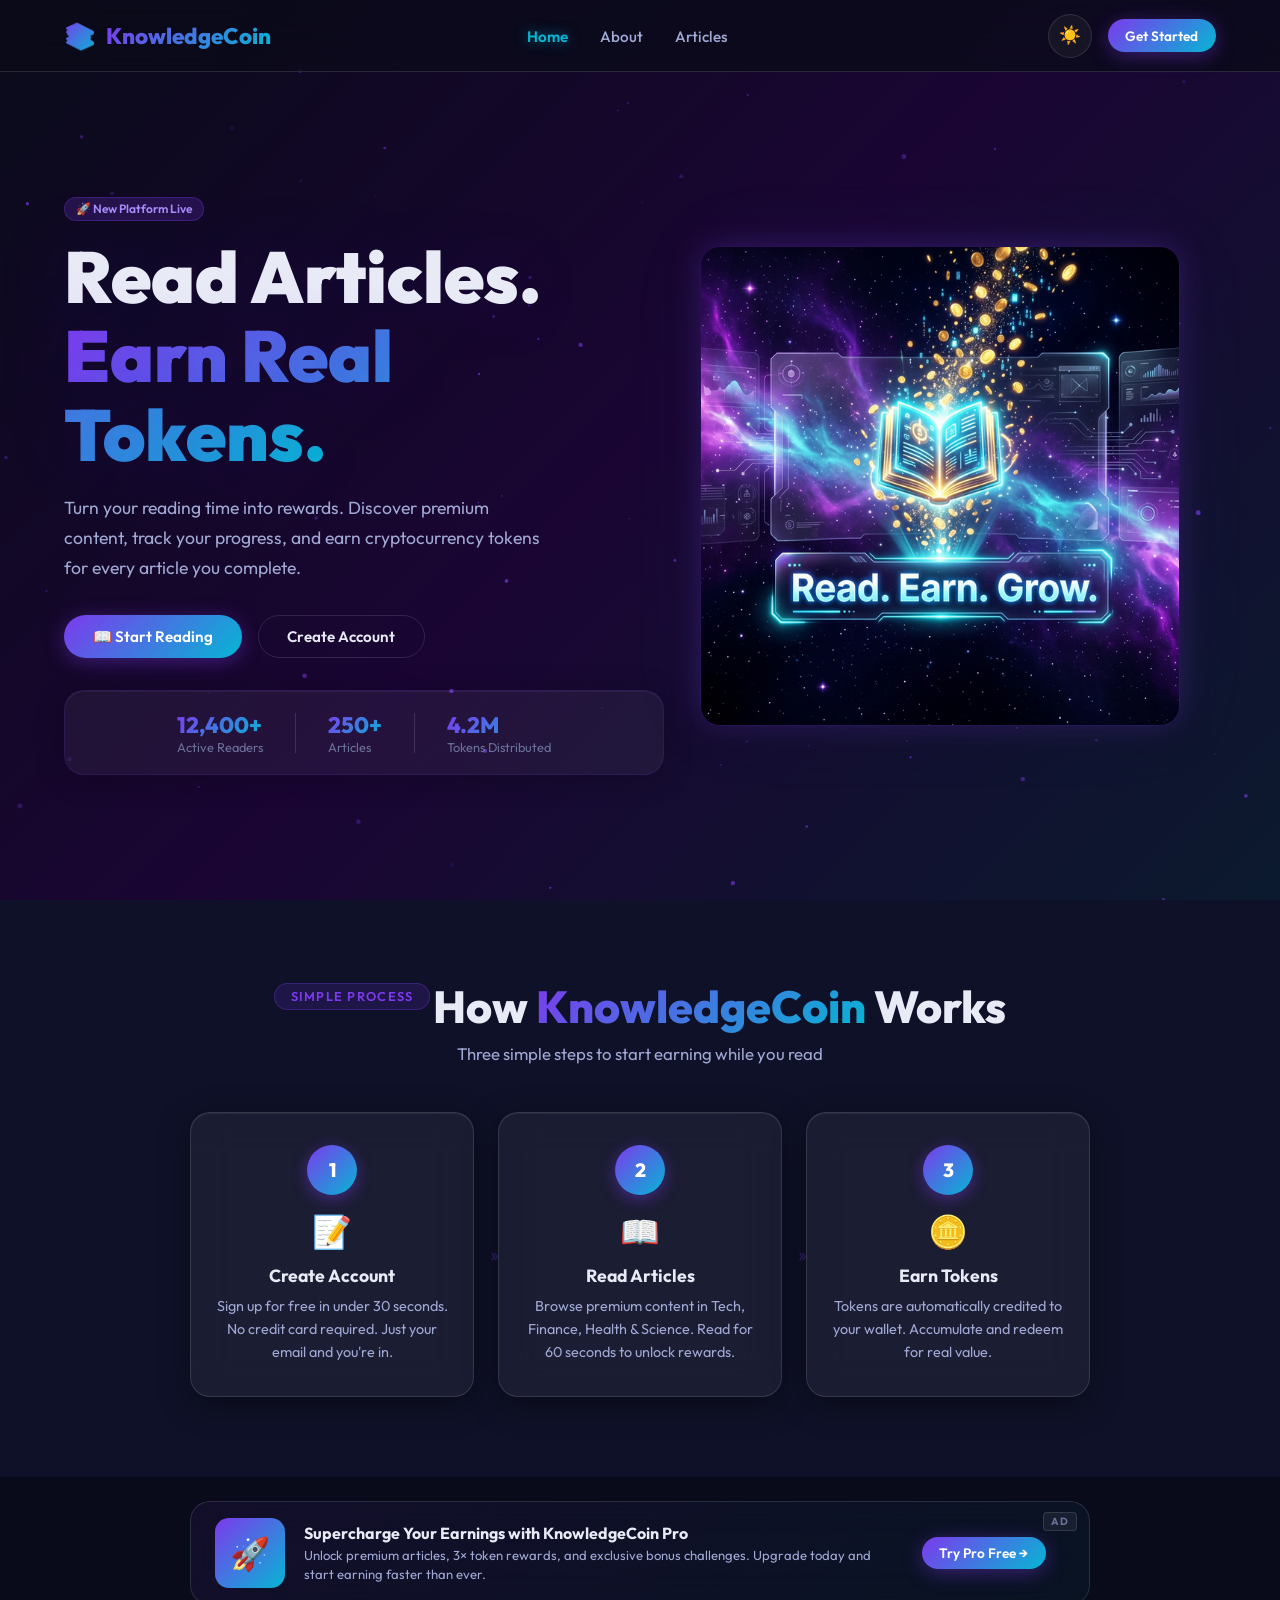
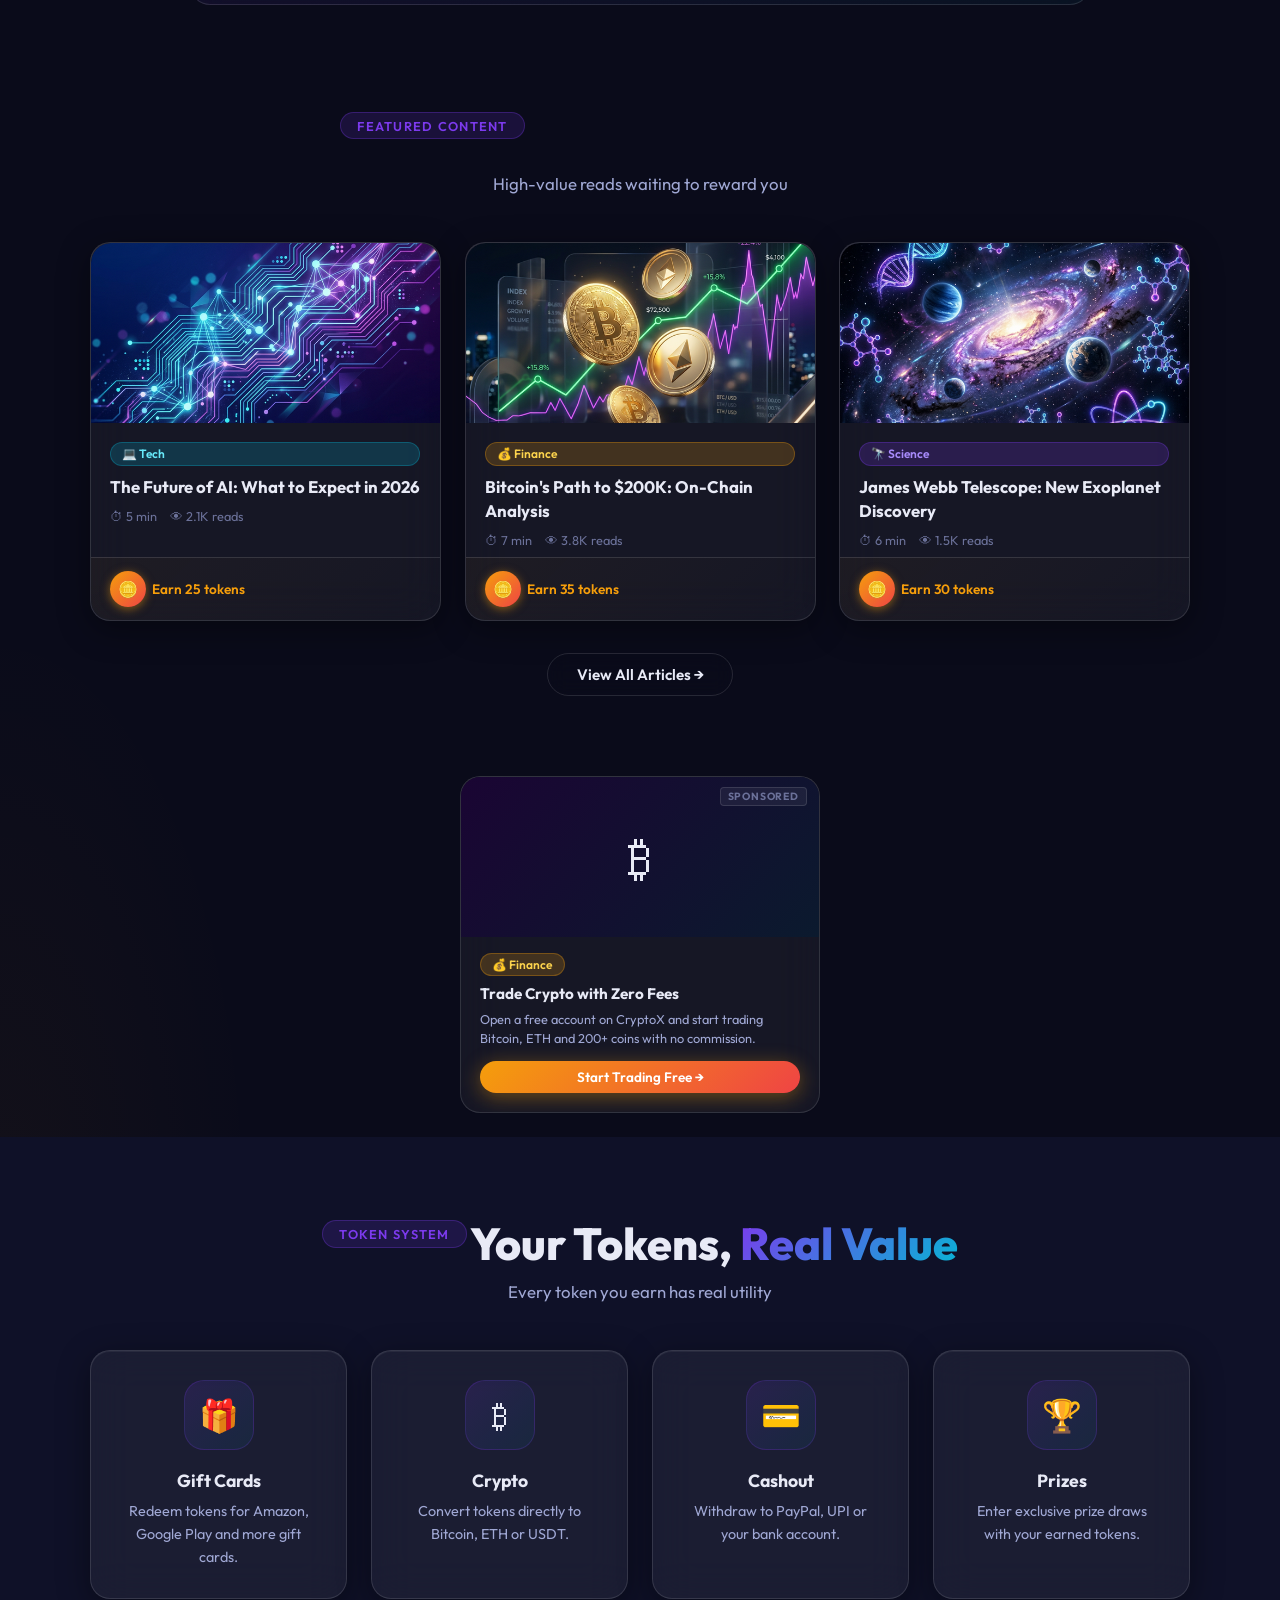
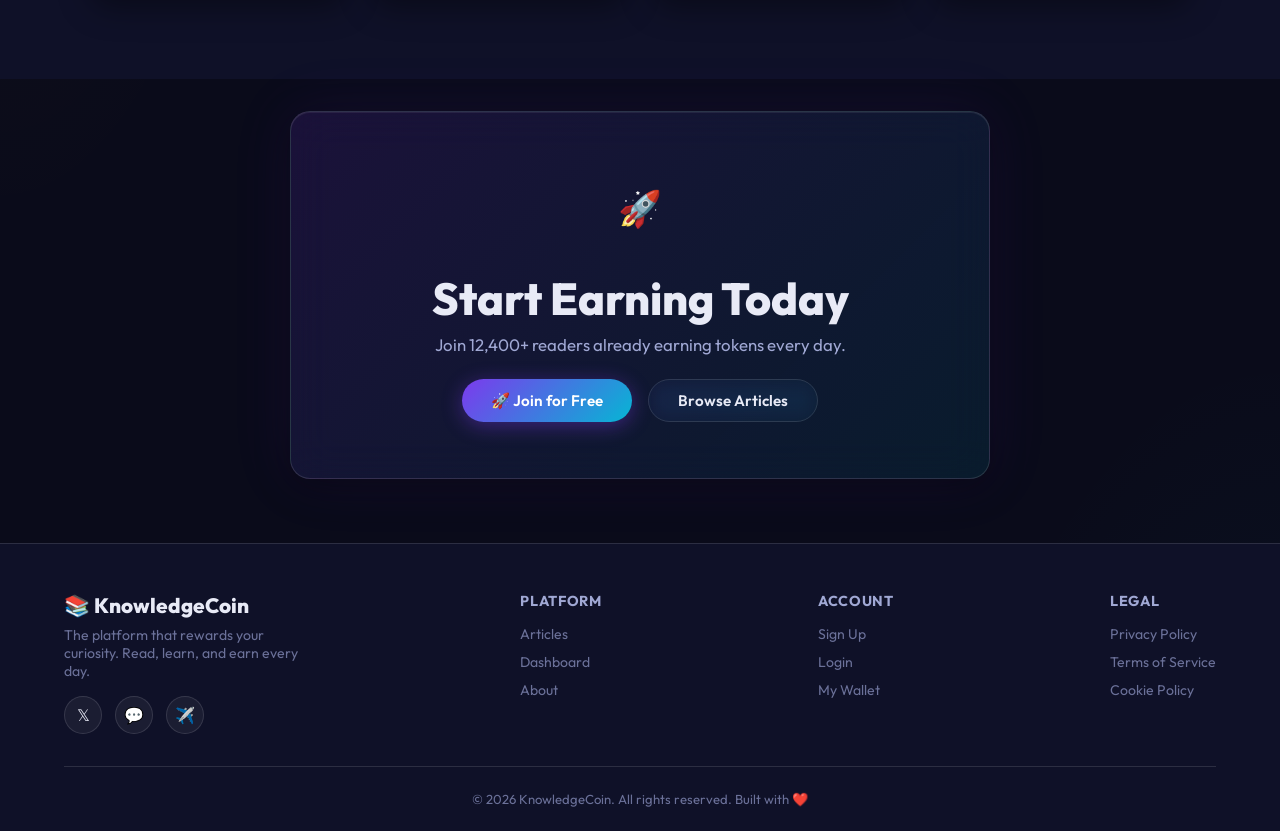
<file: index.html>
<!DOCTYPE html>
<html lang="en" data-theme="dark">
<head>
  <meta charset="UTF-8" />
  <meta name="viewport" content="width=device-width, initial-scale=1.0" />
  <title>KnowledgeCoin — Read. Earn. Grow.</title>
  <meta name="description" content="Read articles and earn real tokens. Join KnowledgeCoin and get rewarded for every minute you spend reading." />
  <link rel="stylesheet" href="style.css" />
  <script src="js/theme.js"></script>
  <!-- Google AdSense Auto-Ads (Replace ca-pub with yours) -->
  <script async src="https://pagead2.googlesyndication.com/pagead/js/adsbygoogle.js?client=ca-pub-2076054588317705" crossorigin="anonymous"></script>
</head>
<body>

<!-- ── NAV ─────────────────────────────────────── -->
<nav class="nav">
  <a class="nav-brand" href="index.html">
    <span class="logo-icon">📚</span>
    <span>KnowledgeCoin</span>
  </a>
  <ul class="nav-links" id="nav-links">
    <li><a href="index.html" class="active">Home</a></li>
    <li><a href="about.html">About</a></li>
    <li><a href="articles.html">Articles</a></li>
    <li><a href="dashboard.html" id="nav-dashboard">Dashboard</a></li>
    <li><a href="#" id="nav-logout" style="color:#f87171">Logout</a></li>
  </ul>
  <div class="nav-actions">
    <button class="theme-btn" id="theme-btn" onclick="toggleTheme()" title="Toggle Theme">☀️</button>
    <a href="auth.html" class="btn btn-primary btn-sm" id="nav-login">Get Started</a>
    <div class="hamburger" id="hamburger"><span></span><span></span><span></span></div>
  </div>
</nav>

<!-- ── HERO ─────────────────────────────────────── -->
<section class="hero">
  <canvas id="hero-canvas"></canvas>
  <div class="hero-content slide-up">
    <div class="hero-tag">
      <span class="badge badge-purple">🚀 New Platform Live</span>
    </div>
    <h1>Read Articles.<br><span class="gradient-text">Earn Real Tokens.</span></h1>
    <p>Turn your reading time into rewards. Discover premium content, track your progress, and earn cryptocurrency tokens for every article you complete.</p>
    <div class="hero-actions">
      <a href="articles.html" class="btn btn-primary">📖 Start Reading</a>
      <a href="auth.html"     class="btn btn-outline">Create Account</a>
    </div>
    <div class="mt-4">
      <div class="stats-bar">
        <div class="stat-item">
          <div>
            <div class="stat-val gradient-text">12,400+</div>
            <div class="stat-lbl">Active Readers</div>
          </div>
        </div>
        <div class="stat-divider"></div>
        <div class="stat-item">
          <div>
            <div class="stat-val gradient-text">250+</div>
            <div class="stat-lbl">Articles</div>
          </div>
        </div>
        <div class="stat-divider"></div>
        <div class="stat-item">
          <div>
            <div class="stat-val gradient-text">4.2M</div>
            <div class="stat-lbl">Tokens Distributed</div>
          </div>
        </div>
      </div>
    </div>
  </div>
  <div class="hero-visual">
    <div class="hero-img-wrap">
      <img src="images/hero_banner.png" alt="KnowledgeCoin Platform" />
    </div>
  </div>
</section>

<!-- ── HOW IT WORKS ──────────────────────────────── -->
<section class="section" style="background: var(--bg-alt);">
  <div class="section-header">
    <span class="section-label">Simple Process</span>
    <h2 class="section-title">How <span class="gradient-text">KnowledgeCoin</span> Works</h2>
    <p class="section-subtitle">Three simple steps to start earning while you read</p>
  </div>
  <div class="grid-3" style="max-width:900px;margin:0 auto;">
    <div class="glass-card step-card">
      <div class="step-num">1</div>
      <div class="step-icon">📝</div>
      <h3>Create Account</h3>
      <p>Sign up for free in under 30 seconds. No credit card required. Just your email and you're in.</p>
    </div>
    <div class="glass-card step-card">
      <div class="step-num">2</div>
      <div class="step-icon">📖</div>
      <h3>Read Articles</h3>
      <p>Browse premium content in Tech, Finance, Health & Science. Read for 60 seconds to unlock rewards.</p>
    </div>
    <div class="glass-card step-card">
      <div class="step-num">3</div>
      <div class="step-icon">🪙</div>
      <h3>Earn Tokens</h3>
      <p>Tokens are automatically credited to your wallet. Accumulate and redeem for real value.</p>
    </div>
  </div>
</section>

<!-- ── AD: LEADERBOARD BANNER (between How-It-Works & Articles) ── -->
<!-- Replace data-ad-client and data-ad-slot with your AdSense/AdMob IDs -->
<div class="ad-section">
  <div class="ad-wrap ad-leaderboard" onclick="window.open('#','_blank')" style="cursor:pointer;">
    <span class="ad-label">Ad</span>
    <div class="ad-icon">🚀</div>
    <div class="ad-content">
      <div class="ad-title">Supercharge Your Earnings with KnowledgeCoin Pro</div>
      <div class="ad-desc">Unlock premium articles, 3× token rewards, and exclusive bonus challenges. Upgrade today and start earning faster than ever.</div>
    </div>
    <div class="ad-cta">
      <a href="auth.html" class="btn btn-primary btn-sm">Try Pro Free →</a>
    </div>
    <!-- Real AdSense Slot -->
    <ins class="adsbygoogle"
         style="display:block"
         data-ad-client="ca-pub-2076054588317705"
         data-ad-slot="XXXXXXXXXX"
         data-ad-format="auto"
         data-full-width-responsive="true"></ins>
    <script>
         (adsbygoogle = window.adsbygoogle || []).push({});
    </script>
  </div>
</div>

<!-- ── FEATURED ARTICLES PREVIEW ─────────────────── -->
<section class="section">
  <div class="section-header">
    <span class="section-label">Featured Content</span>
    <h2 class="section-title">Today's <span class="gradient-text">Top Articles</span></h2>
    <p class="section-subtitle">High-value reads waiting to reward you</p>
  </div>
  <div class="grid-3" style="max-width:1100px;margin:0 auto 2rem;">
    <a href="reader.html?id=art1" class="glass-card article-card">
      <div class="card-img-wrap"><img src="images/article_tech.png" class="card-img" alt="Tech article" /></div>
      <div class="card-body">
        <span class="badge badge-cyan">💻 Tech</span>
        <div class="card-title">The Future of AI: What to Expect in 2026</div>
        <div class="card-meta"><span>⏱ 5 min</span><span>👁 2.1K reads</span></div>
        <div class="card-reward"><div class="coin">🪙</div><span>Earn 25 tokens</span></div>
      </div>
    </a>
    <a href="reader.html?id=art2" class="glass-card article-card">
      <div class="card-img-wrap"><img src="images/article_finance.png" class="card-img" alt="Finance article" /></div>
      <div class="card-body">
        <span class="badge badge-gold">💰 Finance</span>
        <div class="card-title">Bitcoin's Path to $200K: On-Chain Analysis</div>
        <div class="card-meta"><span>⏱ 7 min</span><span>👁 3.8K reads</span></div>
        <div class="card-reward"><div class="coin">🪙</div><span>Earn 35 tokens</span></div>
      </div>
    </a>
    <a href="reader.html?id=art3" class="glass-card article-card">
      <div class="card-img-wrap"><img src="images/article_science.png" class="card-img" alt="Science article" /></div>
      <div class="card-body">
        <span class="badge badge-purple">🔭 Science</span>
        <div class="card-title">James Webb Telescope: New Exoplanet Discovery</div>
        <div class="card-meta"><span>⏱ 6 min</span><span>👁 1.5K reads</span></div>
        <div class="card-reward"><div class="coin">🪙</div><span>Earn 30 tokens</span></div>
      </div>
    </a>
  </div>
  <div class="text-center">
    <a href="articles.html" class="btn btn-outline">View All Articles →</a>
  </div>
</section>

<!-- ── AD: RECTANGLE DISPLAY (between article grid & token section) ── -->
<div class="ad-section" style="padding-top:0;">
  <div class="ad-wrap ad-rectangle" onclick="window.open('#','_blank')" style="cursor:pointer;">
    <span class="ad-label">Sponsored</span>
    <div class="ad-img-placeholder">₿</div>
    <div class="ad-body">
      <div class="ad-badge"><span class="badge badge-gold">💰 Finance</span></div>
      <div class="ad-title">Trade Crypto with Zero Fees</div>
      <div class="ad-desc">Open a free account on CryptoX and start trading Bitcoin, ETH and 200+ coins with no commission.</div>
      <a href="#" class="btn btn-gold btn-sm w-full" style="justify-content:center;">Start Trading Free →</a>
    </div>
    <!-- Real AdSense Slot -->
    <ins class="adsbygoogle"
         style="display:block"
         data-ad-client="ca-pub-2076054588317705"
         data-ad-slot="YYYYYYYYYY"
         data-ad-format="rectangle"></ins>
    <script>
         (adsbygoogle = window.adsbygoogle || []).push({});
    </script>
  </div>
</div>

<!-- ── TOKEN HIGHLIGHTS ──────────────────────────── -->
<section class="section" style="background: var(--bg-alt);">
  <div class="section-header">
    <span class="section-label">Token System</span>
    <h2 class="section-title">Your Tokens, <span class="gradient-text">Real Value</span></h2>
    <p class="section-subtitle">Every token you earn has real utility</p>
  </div>
  <div class="grid-4" style="max-width:1100px;margin:0 auto;">
    <div class="glass-card feature-card text-center">
      <div class="feature-icon">🎁</div>
      <h3>Gift Cards</h3>
      <p>Redeem tokens for Amazon, Google Play and more gift cards.</p>
    </div>
    <div class="glass-card feature-card text-center">
      <div class="feature-icon">₿</div>
      <h3>Crypto</h3>
      <p>Convert tokens directly to Bitcoin, ETH or USDT.</p>
    </div>
    <div class="glass-card feature-card text-center">
      <div class="feature-icon">💳</div>
      <h3>Cashout</h3>
      <p>Withdraw to PayPal, UPI or your bank account.</p>
    </div>
    <div class="glass-card feature-card text-center">
      <div class="feature-icon">🏆</div>
      <h3>Prizes</h3>
      <p>Enter exclusive prize draws with your earned tokens.</p>
    </div>
  </div>
</section>

<!-- ── CTA BANNER ────────────────────────────────── -->
<section class="section" style="padding-top:2rem;padding-bottom:4rem;">
  <div class="glass-card" style="padding:3.5rem;text-align:center;max-width:700px;margin:0 auto;background:linear-gradient(135deg, rgba(124,58,237,0.15), rgba(6,182,212,0.1));">
    <div class="coin-xl flex-center" style="margin:0 auto 1.5rem;">🚀</div>
    <h2 class="section-title">Start Earning Today</h2>
    <p class="section-subtitle mt-1">Join 12,400+ readers already earning tokens every day.</p>
    <div class="mt-3" style="display:flex;gap:1rem;justify-content:center;flex-wrap:wrap;">
      <a href="auth.html"     class="btn btn-primary">🚀 Join for Free</a>
      <a href="articles.html" class="btn btn-outline">Browse Articles</a>
    </div>
  </div>
</section>

<!-- ── FOOTER ────────────────────────────────────── -->
<footer class="footer">
  <div class="footer-top">
    <div class="footer-brand">
      <h3>📚 KnowledgeCoin</h3>
      <p>The platform that rewards your curiosity. Read, learn, and earn every day.</p>
      <div class="footer-social">
        <a class="social-btn" href="#" title="Twitter">𝕏</a>
        <a class="social-btn" href="#" title="Discord">💬</a>
        <a class="social-btn" href="#" title="Telegram">✈️</a>
      </div>
    </div>
    <div class="footer-col">
      <h4>Platform</h4>
      <ul>
        <li><a href="articles.html">Articles</a></li>
        <li><a href="dashboard.html">Dashboard</a></li>
        <li><a href="about.html">About</a></li>
      </ul>
    </div>
    <div class="footer-col">
      <h4>Account</h4>
      <ul>
        <li><a href="auth.html">Sign Up</a></li>
        <li><a href="auth.html">Login</a></li>
        <li><a href="dashboard.html">My Wallet</a></li>
      </ul>
    </div>
    <div class="footer-col">
      <h4>Legal</h4>
      <ul>
        <li><a href="#">Privacy Policy</a></li>
        <li><a href="#">Terms of Service</a></li>
        <li><a href="#">Cookie Policy</a></li>
      </ul>
    </div>
  </div>
  <div class="footer-bottom">
    <p>© 2026 KnowledgeCoin. All rights reserved. Built with ❤️</p>
  </div>
</footer>

<!-- ── AD: STICKY BOTTOM BANNER (mobile only) ── -->
<div class="ad-sticky-bottom" id="sticky-ad">
  <div class="ad-sticky-icon">🎓</div>
  <div class="ad-sticky-text">
    <div class="ad-title">Learn & Earn — Premium Courses</div>
    <div class="ad-desc">Sponsored · Enroll in 500+ expert-led courses and earn tokens</div>
  </div>
  <a href="#" class="btn btn-primary btn-sm">Enroll Free</a>
  <button class="ad-close" onclick="document.getElementById('sticky-ad').remove()" aria-label="Close ad">✕</button>
  <!-- Real AdSense Slot -->
  <ins class="adsbygoogle"
       style="display:inline-block;width:320px;height:50px"
       data-ad-client="ca-pub-2076054588317705"
       data-ad-slot="ZZZZZZZZZZ"></ins>
  <script>
       (adsbygoogle = window.adsbygoogle || []).push({});
  </script>
</div>

<script src="js/nav.js"></script>
<script>
// ── Particle Canvas ───────────────────────────────
const canvas = document.getElementById('hero-canvas');
const ctx = canvas.getContext('2d');
let particles = [];

function resize() { canvas.width = window.innerWidth; canvas.height = window.innerHeight; }
resize();
window.addEventListener('resize', resize);

for (let i = 0; i < 80; i++) {
  particles.push({
    x: Math.random() * window.innerWidth,
    y: Math.random() * window.innerHeight,
    r: Math.random() * 2 + 0.5,
    dx: (Math.random() - 0.5) * 0.4,
    dy: (Math.random() - 0.5) * 0.4,
    o: Math.random() * 0.6 + 0.1
  });
}

function drawParticles() {
  ctx.clearRect(0, 0, canvas.width, canvas.height);
  particles.forEach(p => {
    ctx.beginPath();
    ctx.arc(p.x, p.y, p.r, 0, Math.PI * 2);
    ctx.fillStyle = `rgba(124,58,237,${p.o})`;
    ctx.fill();
    p.x += p.dx; p.y += p.dy;
    if (p.x < 0 || p.x > canvas.width)  p.dx *= -1;
    if (p.y < 0 || p.y > canvas.height) p.dy *= -1;
  });
  requestAnimationFrame(drawParticles);
}
drawParticles();
</script>
<script src="js/ui.js"></script>
</body>
</html>
</file>
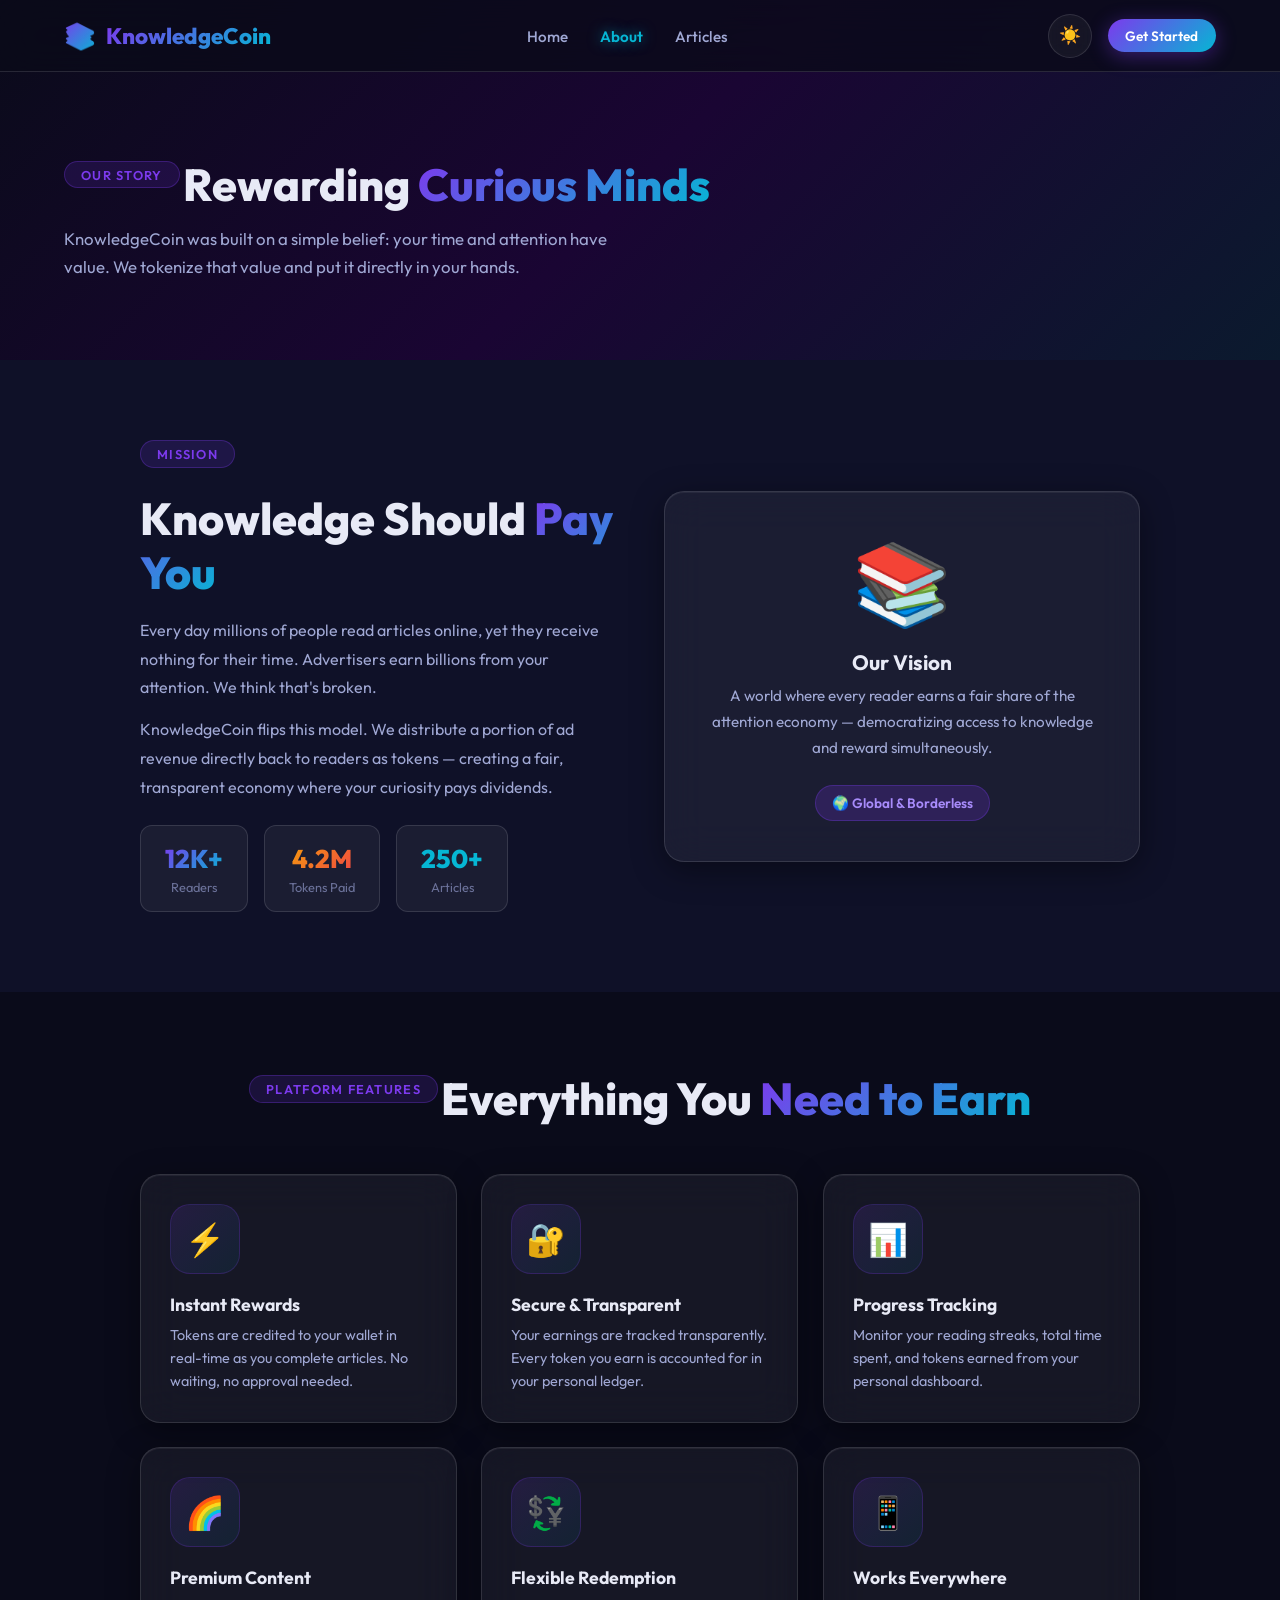
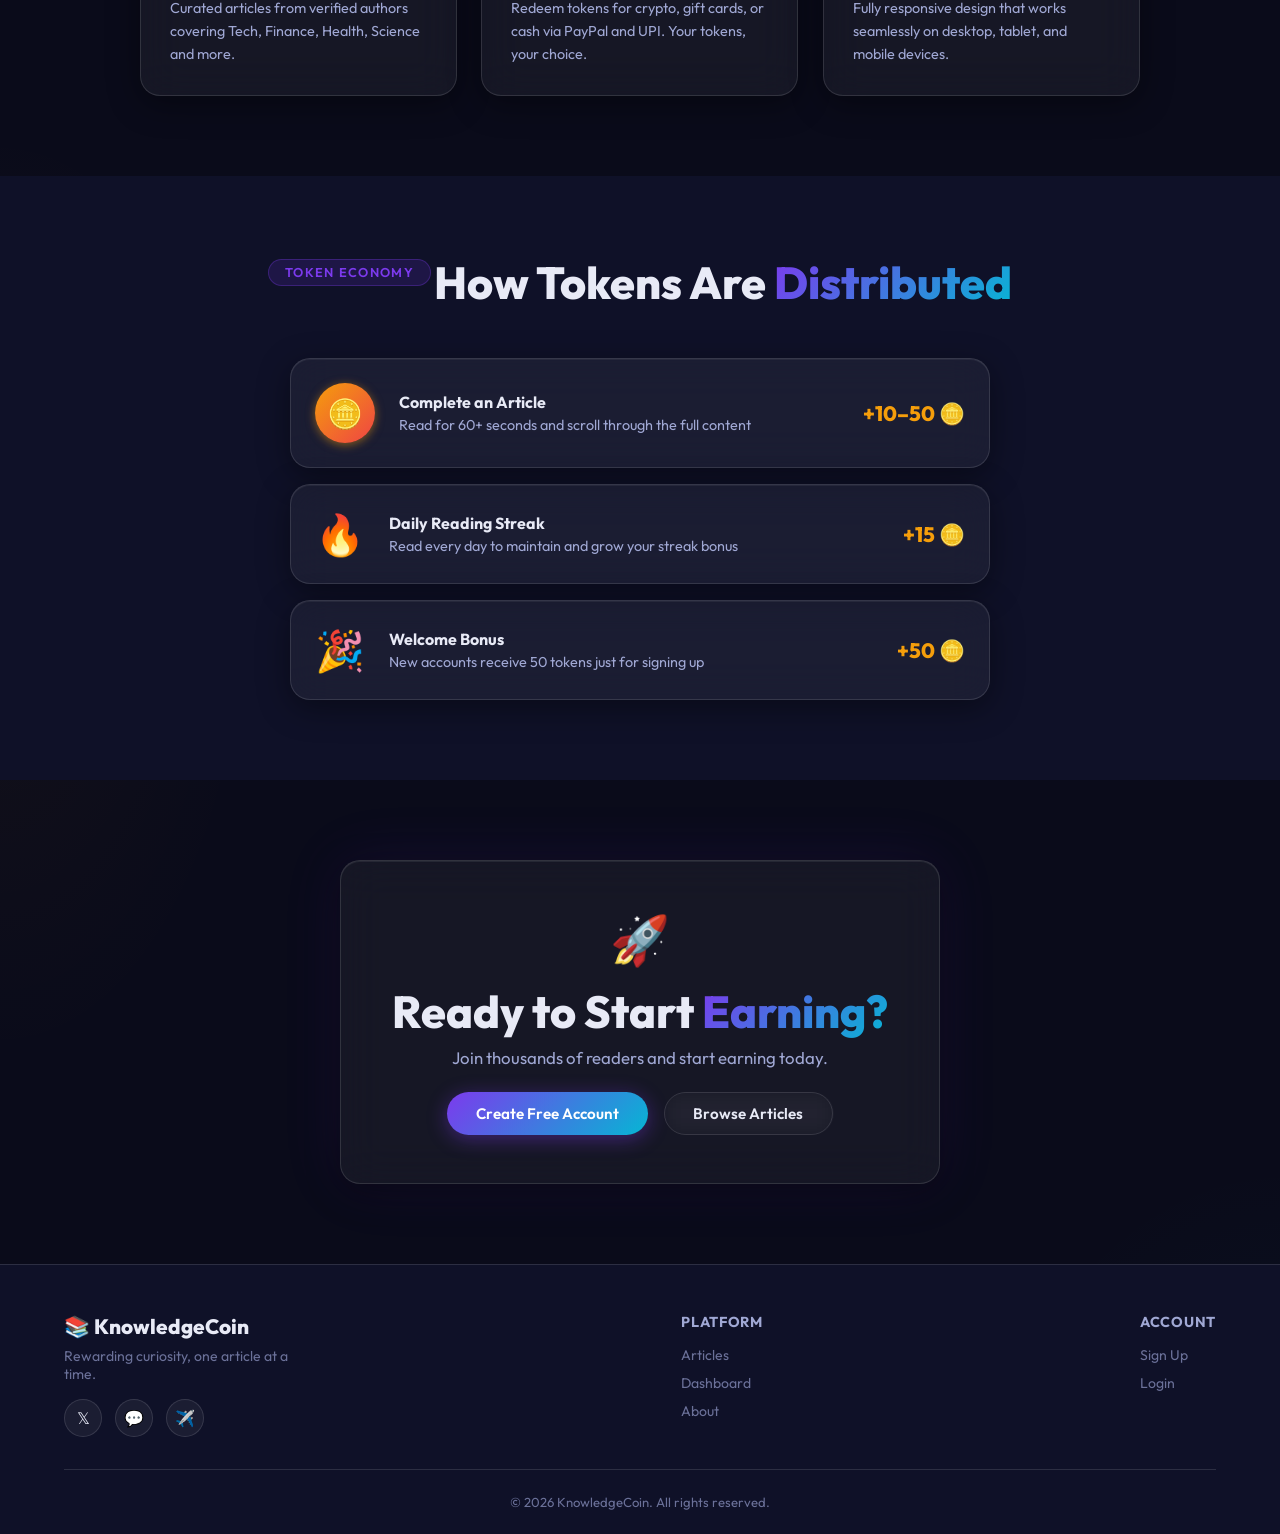
<file: about.html>
<!DOCTYPE html>
<html lang="en" data-theme="dark">
<head>
  <meta charset="UTF-8" />
  <meta name="viewport" content="width=device-width, initial-scale=1.0" />
  <title>About — KnowledgeCoin</title>
  <meta name="description" content="Learn about KnowledgeCoin's mission to reward readers worldwide with real tokens for consuming quality content." />
  <link rel="stylesheet" href="style.css" />
  <script src="js/theme.js"></script>
</head>
<body>

<nav class="nav">
  <a class="nav-brand" href="index.html"><span class="logo-icon">📚</span><span>KnowledgeCoin</span></a>
  <ul class="nav-links" id="nav-links">
    <li><a href="index.html">Home</a></li>
    <li><a href="about.html" class="active">About</a></li>
    <li><a href="articles.html">Articles</a></li>
    <li><a href="dashboard.html" id="nav-dashboard">Dashboard</a></li>
    <li><a href="#" id="nav-logout" style="color:#f87171">Logout</a></li>
  </ul>
  <div class="nav-actions">
    <button class="theme-btn" id="theme-btn" onclick="toggleTheme()">☀️</button>
    <a href="auth.html" class="btn btn-primary btn-sm" id="nav-login">Get Started</a>
    <div class="hamburger" id="hamburger"><span></span><span></span><span></span></div>
  </div>
</nav>

<!-- HERO -->
<section style="min-height:40vh;display:flex;align-items:center;background:var(--gradient-hero);padding:0 5%;padding-top:calc(var(--nav-height) + 3rem);padding-bottom:3rem;">
  <div class="fade-in">
    <span class="section-label">Our Story</span>
    <h1 class="section-title mt-1">Rewarding <span class="gradient-text">Curious Minds</span></h1>
    <p style="color:var(--text-secondary);max-width:560px;line-height:1.7;margin-top:0.8rem;font-size:1.05rem;">
      KnowledgeCoin was built on a simple belief: your time and attention have value. We tokenize that value and put it directly in your hands.
    </p>
  </div>
</section>

<!-- MISSION -->
<section class="section" style="background:var(--bg-alt);">
  <div class="grid-2" style="align-items:center;max-width:1000px;margin:0 auto;gap:3rem;">
    <div>
      <span class="section-label">Mission</span>
      <h2 class="section-title mt-1">Knowledge Should <span class="gradient-text">Pay You</span></h2>
      <p style="color:var(--text-secondary);line-height:1.8;margin-top:1rem;">
        Every day millions of people read articles online, yet they receive nothing for their time. Advertisers earn billions from your attention. We think that's broken.
      </p>
      <p style="color:var(--text-secondary);line-height:1.8;margin-top:0.8rem;">
        KnowledgeCoin flips this model. We distribute a portion of ad revenue directly back to readers as tokens — creating a fair, transparent economy where your curiosity pays dividends.
      </p>
      <div class="mt-3" style="display:flex;gap:1rem;flex-wrap:wrap;">
        <div style="text-align:center;padding:1rem 1.5rem;background:var(--bg-card);border:1px solid var(--border-glass);border-radius:12px;">
          <div style="font-size:1.6rem;font-weight:800;background:var(--gradient-btn);-webkit-background-clip:text;-webkit-text-fill-color:transparent;">12K+</div>
          <div style="font-size:0.8rem;color:var(--text-muted);margin-top:4px;">Readers</div>
        </div>
        <div style="text-align:center;padding:1rem 1.5rem;background:var(--bg-card);border:1px solid var(--border-glass);border-radius:12px;">
          <div style="font-size:1.6rem;font-weight:800;background:var(--gradient-gold);-webkit-background-clip:text;-webkit-text-fill-color:transparent;">4.2M</div>
          <div style="font-size:0.8rem;color:var(--text-muted);margin-top:4px;">Tokens Paid</div>
        </div>
        <div style="text-align:center;padding:1rem 1.5rem;background:var(--bg-card);border:1px solid var(--border-glass);border-radius:12px;">
          <div style="font-size:1.6rem;font-weight:800;color:var(--accent-cyan);">250+</div>
          <div style="font-size:0.8rem;color:var(--text-muted);margin-top:4px;">Articles</div>
        </div>
      </div>
    </div>
    <div class="glass-card" style="padding:2.5rem;text-align:center;">
      <div style="font-size:5rem;margin-bottom:1rem;">📚</div>
      <h3 style="font-size:1.3rem;font-weight:700;margin-bottom:0.5rem;">Our Vision</h3>
      <p style="color:var(--text-secondary);line-height:1.7;font-size:0.95rem;">
        A world where every reader earns a fair share of the attention economy — democratizing access to knowledge and reward simultaneously.
      </p>
      <div class="mt-3">
        <div class="badge badge-purple" style="font-size:0.85rem;padding:0.5rem 1rem;">🌍 Global & Borderless</div>
      </div>
    </div>
  </div>
</section>

<!-- FEATURES -->
<section class="section">
  <div class="section-header">
    <span class="section-label">Platform Features</span>
    <h2 class="section-title">Everything You <span class="gradient-text">Need to Earn</span></h2>
  </div>
  <div class="grid-3" style="max-width:1000px;margin:0 auto;">
    <div class="glass-card feature-card">
      <div class="feature-icon">⚡</div>
      <h3>Instant Rewards</h3>
      <p>Tokens are credited to your wallet in real-time as you complete articles. No waiting, no approval needed.</p>
    </div>
    <div class="glass-card feature-card">
      <div class="feature-icon">🔐</div>
      <h3>Secure & Transparent</h3>
      <p>Your earnings are tracked transparently. Every token you earn is accounted for in your personal ledger.</p>
    </div>
    <div class="glass-card feature-card">
      <div class="feature-icon">📊</div>
      <h3>Progress Tracking</h3>
      <p>Monitor your reading streaks, total time spent, and tokens earned from your personal dashboard.</p>
    </div>
    <div class="glass-card feature-card">
      <div class="feature-icon">🌈</div>
      <h3>Premium Content</h3>
      <p>Curated articles from verified authors covering Tech, Finance, Health, Science and more.</p>
    </div>
    <div class="glass-card feature-card">
      <div class="feature-icon">💱</div>
      <h3>Flexible Redemption</h3>
      <p>Redeem tokens for crypto, gift cards, or cash via PayPal and UPI. Your tokens, your choice.</p>
    </div>
    <div class="glass-card feature-card">
      <div class="feature-icon">📱</div>
      <h3>Works Everywhere</h3>
      <p>Fully responsive design that works seamlessly on desktop, tablet, and mobile devices.</p>
    </div>
  </div>
</section>

<!-- TOKEN ECONOMY -->
<section class="section" style="background:var(--bg-alt);">
  <div class="section-header">
    <span class="section-label">Token Economy</span>
    <h2 class="section-title">How Tokens Are <span class="gradient-text">Distributed</span></h2>
  </div>
  <div style="max-width:700px;margin:0 auto;display:flex;flex-direction:column;gap:1rem;">
    <div class="glass-card" style="padding:1.5rem;display:flex;align-items:center;gap:1.5rem;">
      <div class="coin coin-lg">🪙</div>
      <div>
        <h4 style="font-weight:700;margin-bottom:0.3rem;">Complete an Article</h4>
        <p style="color:var(--text-secondary);font-size:0.9rem;">Read for 60+ seconds and scroll through the full content</p>
      </div>
      <div style="margin-left:auto;font-size:1.3rem;font-weight:800;color:var(--accent-gold);white-space:nowrap">+10–50 🪙</div>
    </div>
    <div class="glass-card" style="padding:1.5rem;display:flex;align-items:center;gap:1.5rem;">
      <div style="font-size:2.5rem;">🔥</div>
      <div>
        <h4 style="font-weight:700;margin-bottom:0.3rem;">Daily Reading Streak</h4>
        <p style="color:var(--text-secondary);font-size:0.9rem;">Read every day to maintain and grow your streak bonus</p>
      </div>
      <div style="margin-left:auto;font-size:1.3rem;font-weight:800;color:var(--accent-gold);white-space:nowrap">+15 🪙</div>
    </div>
    <div class="glass-card" style="padding:1.5rem;display:flex;align-items:center;gap:1.5rem;">
      <div style="font-size:2.5rem;">🎉</div>
      <div>
        <h4 style="font-weight:700;margin-bottom:0.3rem;">Welcome Bonus</h4>
        <p style="color:var(--text-secondary);font-size:0.9rem;">New accounts receive 50 tokens just for signing up</p>
      </div>
      <div style="margin-left:auto;font-size:1.3rem;font-weight:800;color:var(--accent-gold);white-space:nowrap">+50 🪙</div>
    </div>
  </div>
</section>

<!-- CTA -->
<section class="section" style="text-align:center;">
  <div class="glass-card" style="padding:3rem;max-width:600px;margin:0 auto;">
    <div style="font-size:3rem;margin-bottom:1rem;">🚀</div>
    <h2 class="section-title">Ready to Start <span class="gradient-text">Earning?</span></h2>
    <p class="section-subtitle mt-1">Join thousands of readers and start earning today.</p>
    <div style="display:flex;gap:1rem;justify-content:center;flex-wrap:wrap;" class="mt-3">
      <a href="auth.html"     class="btn btn-primary">Create Free Account</a>
      <a href="articles.html" class="btn btn-outline">Browse Articles</a>
    </div>
  </div>
</section>

<footer class="footer">
  <div class="footer-top">
    <div class="footer-brand">
      <h3>📚 KnowledgeCoin</h3>
      <p>Rewarding curiosity, one article at a time.</p>
      <div class="footer-social">
        <a class="social-btn" href="#">𝕏</a>
        <a class="social-btn" href="#">💬</a>
        <a class="social-btn" href="#">✈️</a>
      </div>
    </div>
    <div class="footer-col">
      <h4>Platform</h4>
      <ul><li><a href="articles.html">Articles</a></li><li><a href="dashboard.html">Dashboard</a></li><li><a href="about.html">About</a></li></ul>
    </div>
    <div class="footer-col">
      <h4>Account</h4>
      <ul><li><a href="auth.html">Sign Up</a></li><li><a href="auth.html">Login</a></li></ul>
    </div>
  </div>
  <div class="footer-bottom"><p>© 2026 KnowledgeCoin. All rights reserved.</p></div>
</footer>

<script src="js/nav.js"></script>
<script src="js/ui.js"></script>
</body>
</html>
</file>
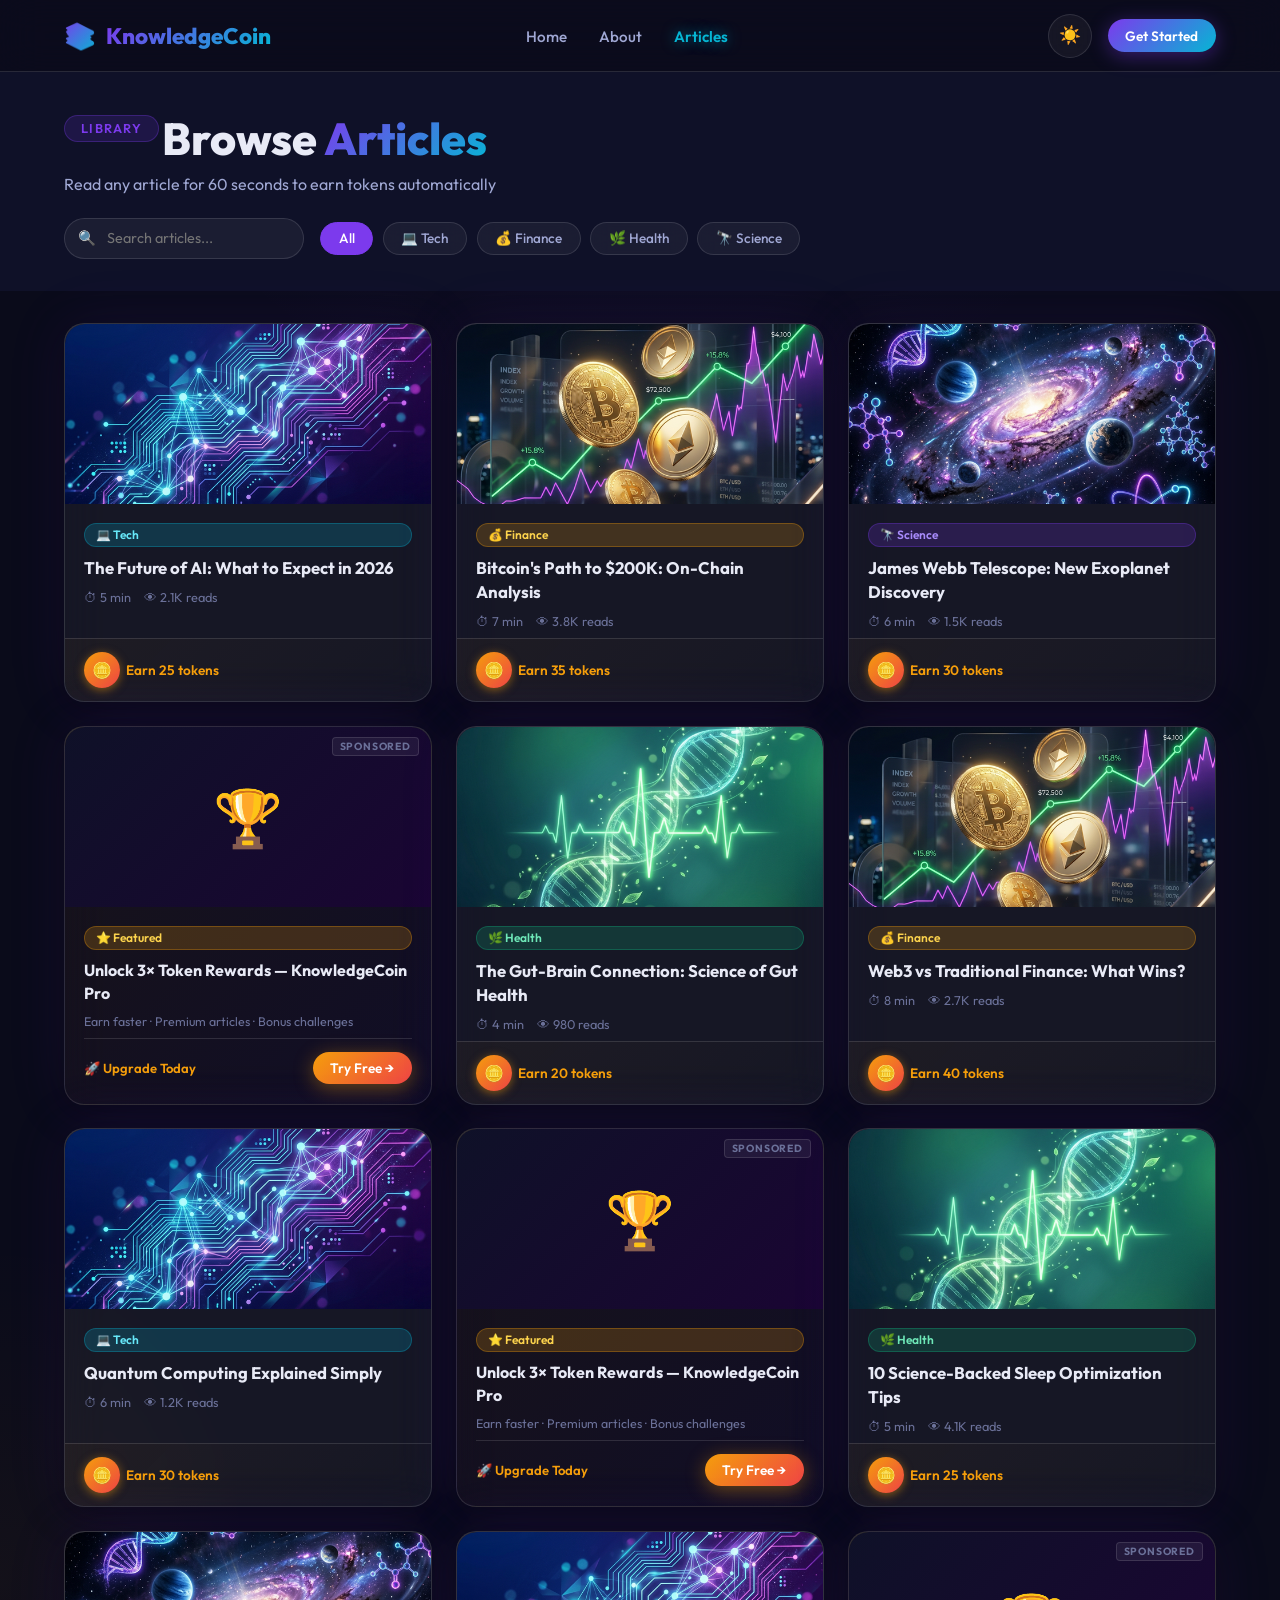
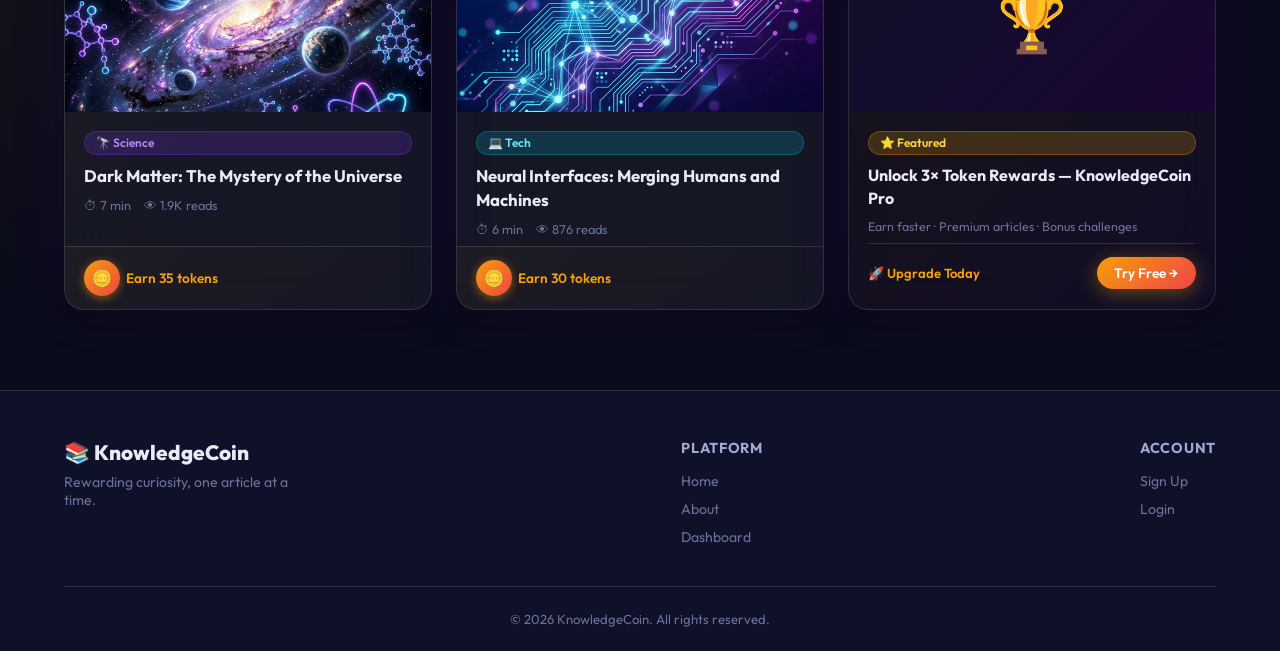
<file: articles.html>
<!DOCTYPE html>
<html lang="en" data-theme="dark">
<head>
  <meta charset="UTF-8" />
  <meta name="viewport" content="width=device-width, initial-scale=1.0" />
  <title>Articles — KnowledgeCoin</title>
  <meta name="description" content="Browse premium articles on Tech, Finance, Health and Science. Read and earn tokens with every article you complete." />
  <link rel="stylesheet" href="style.css" />
  <script src="js/theme.js"></script>
  <!-- Google AdSense Auto-Ads (Replace ca-pub with yours) -->
  <script async src="https://pagead2.googlesyndication.com/pagead/js/adsbygoogle.js?client=ca-pub-2076054588317705" crossorigin="anonymous"></script>
</head>
<body>

<nav class="nav">
  <a class="nav-brand" href="index.html"><span class="logo-icon">📚</span><span>KnowledgeCoin</span></a>
  <ul class="nav-links" id="nav-links">
    <li><a href="index.html">Home</a></li>
    <li><a href="about.html">About</a></li>
    <li><a href="articles.html" class="active">Articles</a></li>
    <li><a href="dashboard.html" id="nav-dashboard">Dashboard</a></li>
    <li><a href="#" id="nav-logout" style="color:#f87171">Logout</a></li>
  </ul>
  <div class="nav-actions">
    <button class="theme-btn" id="theme-btn" onclick="toggleTheme()">☀️</button>
    <a href="auth.html" class="btn btn-primary btn-sm" id="nav-login">Get Started</a>
    <div class="hamburger" id="hamburger"><span></span><span></span><span></span></div>
  </div>
</nav>

<!-- PAGE HEADER -->
<div style="background:var(--bg-alt);padding:3rem 5% 2rem;padding-top:calc(var(--nav-height) + 2rem);">
  <span class="section-label">Library</span>
  <h1 class="section-title mt-1">Browse <span class="gradient-text">Articles</span></h1>
  <p style="color:var(--text-secondary);margin-top:0.5rem;">Read any article for 60 seconds to earn tokens automatically</p>
  <div style="display:flex;align-items:center;gap:1rem;flex-wrap:wrap;margin-top:1.5rem;">
    <!-- Search -->
    <div class="search-wrap">
      <span class="search-icon">🔍</span>
      <input class="search-input" id="search-input" type="text" placeholder="Search articles..." />
    </div>
    <!-- Filters -->
    <div class="filter-bar" id="filter-bar">
      <button class="filter-chip active" data-cat="all">All</button>
      <button class="filter-chip" data-cat="tech">💻 Tech</button>
      <button class="filter-chip" data-cat="finance">💰 Finance</button>
      <button class="filter-chip" data-cat="health">🌿 Health</button>
      <button class="filter-chip" data-cat="science">🔭 Science</button>
    </div>
  </div>
</div>

<!-- ARTICLES GRID -->
<section class="section" style="padding-top:2rem;">
  <div class="grid-3" id="articles-grid" style="max-width:1200px;margin:0 auto;"></div>
  <div id="no-results" class="hidden text-center mt-4">
    <div style="font-size:3rem;">🔍</div>
    <p style="color:var(--text-muted);margin-top:0.5rem;">No articles found. Try a different search.</p>
  </div>
</section>

<footer class="footer">
  <div class="footer-top">
    <div class="footer-brand">
      <h3>📚 KnowledgeCoin</h3>
      <p>Rewarding curiosity, one article at a time.</p>
    </div>
    <div class="footer-col"><h4>Platform</h4><ul><li><a href="index.html">Home</a></li><li><a href="about.html">About</a></li><li><a href="dashboard.html">Dashboard</a></li></ul></div>
    <div class="footer-col"><h4>Account</h4><ul><li><a href="auth.html">Sign Up</a></li><li><a href="auth.html">Login</a></li></ul></div>
  </div>
  <div class="footer-bottom"><p>© 2026 KnowledgeCoin. All rights reserved.</p></div>
</footer>

<script src="js/nav.js"></script>
<script>
const ARTICLES = [
  { id:'art1', title:'The Future of AI: What to Expect in 2026', category:'tech',    img:'images/article_tech.png',    readTime:5, reward:25, views:'2.1K', badge:'💻 Tech',    badgeClass:'badge-cyan'   },
  { id:'art2', title:'Bitcoin\'s Path to $200K: On-Chain Analysis',  category:'finance', img:'images/article_finance.png', readTime:7, reward:35, views:'3.8K', badge:'💰 Finance', badgeClass:'badge-gold'   },
  { id:'art3', title:'James Webb Telescope: New Exoplanet Discovery',category:'science', img:'images/article_science.png', readTime:6, reward:30, views:'1.5K', badge:'🔭 Science', badgeClass:'badge-purple' },
  { id:'art4', title:'The Gut-Brain Connection: Science of Gut Health',category:'health', img:'images/article_health.png',  readTime:4, reward:20, views:'980',  badge:'🌿 Health',  badgeClass:'badge-green'  },
  { id:'art5', title:'Web3 vs Traditional Finance: What Wins?',      category:'finance', img:'images/article_finance.png', readTime:8, reward:40, views:'2.7K', badge:'💰 Finance', badgeClass:'badge-gold'   },
  { id:'art6', title:'Quantum Computing Explained Simply',           category:'tech',    img:'images/article_tech.png',    readTime:6, reward:30, views:'1.2K', badge:'💻 Tech',    badgeClass:'badge-cyan'   },
  { id:'art7', title:'10 Science-Backed Sleep Optimization Tips',    category:'health',  img:'images/article_health.png',  readTime:5, reward:25, views:'4.1K', badge:'🌿 Health',  badgeClass:'badge-green'  },
  { id:'art8', title:'Dark Matter: The Mystery of the Universe',     category:'science', img:'images/article_science.png', readTime:7, reward:35, views:'1.9K', badge:'🔭 Science', badgeClass:'badge-purple' },
  { id:'art9', title:'Neural Interfaces: Merging Humans and Machines',category:'tech',   img:'images/article_tech.png',    readTime:6, reward:30, views:'876',  badge:'💻 Tech',    badgeClass:'badge-cyan'   },
];

localStorage.setItem('r2e_articles', JSON.stringify(ARTICLES));

let currentCat = 'all';
let searchQuery = '';

function renderArticles() {
  const grid = document.getElementById('articles-grid');
  const noRes = document.getElementById('no-results');
  const filtered = ARTICLES.filter(a => {
    const matchCat   = currentCat === 'all' || a.category === currentCat;
    const matchSearch = a.title.toLowerCase().includes(searchQuery.toLowerCase());
    return matchCat && matchSearch;
  });

  if (filtered.length === 0) {
    grid.innerHTML = '';
    noRes.classList.remove('hidden');
    return;
  }
  noRes.classList.add('hidden');

  // Build cards, inject native ad after 3rd article
  const NATIVE_AD = `
    <div class="glass-card ad-native ad-wrap" onclick="window.open('#','_blank')" style="cursor:pointer;">
      <span class="ad-label">Sponsored</span>
      <div class="card-img-wrap">
        <div class="ad-native-img">🏆</div>
      </div>
      <div class="card-body">
        <span class="badge badge-gold">⭐ Featured</span>
        <div class="card-title">Unlock 3× Token Rewards — KnowledgeCoin Pro</div>
        <div class="card-meta">Earn faster · Premium articles · Bonus challenges</div>
        <div class="ad-native-cta">
          <span>🚀 Upgrade Today</span>
          <a href="auth.html" class="btn btn-gold btn-sm">Try Free →</a>
        </div>
      </div>
      <!-- Real AdSense Slot -->
      <ins class="adsbygoogle"
           style="display:block"
           data-ad-client="ca-pub-2076054588317705"
           data-ad-slot="AAAAAAAAAA"
           data-ad-format="fluid"
           data-ad-layout-key="-fb+5w+4e-db+86"></ins>
      <script>
           (adsbygoogle = window.adsbygoogle || []).push({});
      <\/script>
    </div>`;

  const cards = filtered.map((a, i) => {
    const card = `
    <a href="reader.html?id=${a.id}" class="glass-card article-card" style="text-decoration:none;color:inherit;">
      <div class="card-img-wrap">
        <img src="${a.img}" class="card-img" alt="${a.title}" loading="lazy" />
      </div>
      <div class="card-body">
        <span class="badge ${a.badgeClass}">${a.badge}</span>
        <div class="card-title">${a.title}</div>
        <div class="card-meta">
          <span>⏱ ${a.readTime} min</span>
          <span>👁 ${a.views} reads</span>
        </div>
        <div class="card-reward">
          <div class="coin">🪙</div>
          <span>Earn ${a.reward} tokens</span>
        </div>
      </div>
    </a>`;
    // Inject native ad after every 3rd card (only if 'all' category)
    return card + (( (i + 1) % 3 === 0 && currentCat === 'all') ? NATIVE_AD : '');
  });
  grid.innerHTML = cards.join('');
}

// Filter chips
document.getElementById('filter-bar').addEventListener('click', e => {
  const chip = e.target.closest('.filter-chip');
  if (!chip) return;
  document.querySelectorAll('.filter-chip').forEach(c => c.classList.remove('active'));
  chip.classList.add('active');
  currentCat = chip.dataset.cat;
  renderArticles();
});

// Search
document.getElementById('search-input').addEventListener('input', e => {
  searchQuery = e.target.value;
  renderArticles();
});

renderArticles();
</script>
<script src="js/ui.js"></script>
</body>
</html>
</file>
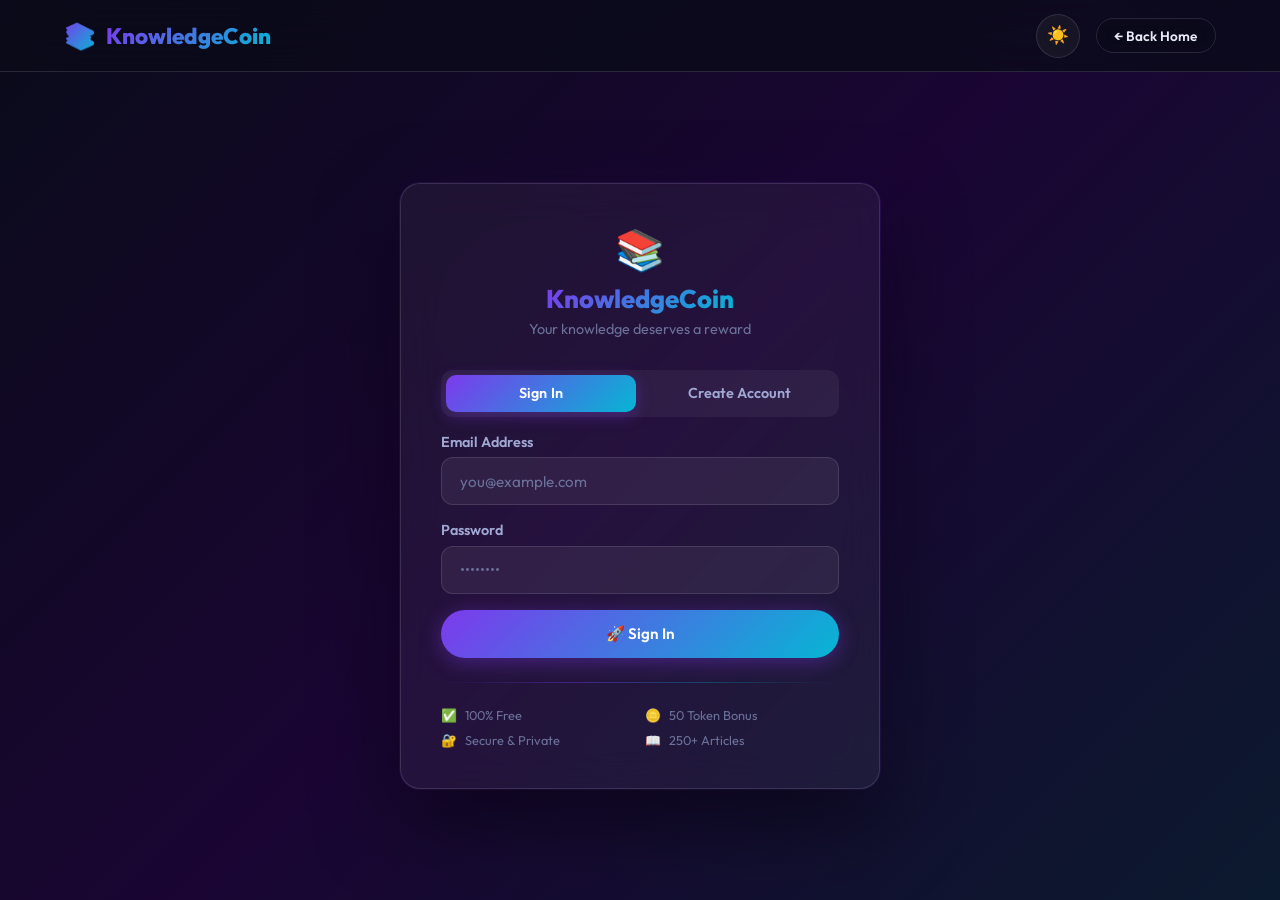
<file: auth.html>
<!DOCTYPE html>
<html lang="en" data-theme="dark">
<head>
  <meta charset="UTF-8" />
  <meta name="viewport" content="width=device-width, initial-scale=1.0" />
  <title>Sign In — KnowledgeCoin</title>
  <meta name="description" content="Create a free KnowledgeCoin account or sign in to start earning tokens for reading articles." />
  <link rel="stylesheet" href="style.css" />
  <script src="js/theme.js"></script>
  <style>
    .auth-bg-orb {
      position:fixed;border-radius:50%;filter:blur(80px);pointer-events:none;animation:pulse-glow 4s ease-in-out infinite;
    }
    .orb1{width:400px;height:400px;top:-100px;left:-100px;background:rgba(124,58,237,0.2);}
    .orb2{width:300px;height:300px;bottom:-80px;right:-80px;background:rgba(6,182,212,0.15);}
    .orb3{width:200px;height:200px;top:40%;right:20%;background:rgba(245,158,11,0.1);}
  </style>
</head>
<body>

<div class="auth-bg-orb orb1"></div>
<div class="auth-bg-orb orb2"></div>
<div class="auth-bg-orb orb3"></div>

<nav class="nav">
  <a class="nav-brand" href="index.html"><span class="logo-icon">📚</span><span>KnowledgeCoin</span></a>
  <div class="nav-actions">
    <button class="theme-btn" id="theme-btn" onclick="toggleTheme()">☀️</button>
    <a href="index.html" class="btn btn-outline btn-sm">← Back Home</a>
  </div>
</nav>

<div class="auth-page">
  <div class="glass-card auth-box slide-up">

    <!-- Logo -->
    <div class="auth-logo">
      <div class="logo-big">📚</div>
      <h2><span class="gradient-text">KnowledgeCoin</span></h2>
      <p>Your knowledge deserves a reward</p>
    </div>

    <!-- TABS -->
    <div class="tab-strip mb-2">
      <button class="tab-btn active" id="login-tab">Sign In</button>
      <button class="tab-btn" id="signup-tab">Create Account</button>
    </div>

    <!-- ── LOGIN FORM ── -->
    <form id="login-form" autocomplete="on">
      <div style="display:flex;flex-direction:column;gap:1rem;">
        <div class="form-group">
          <label class="form-label" for="login-email">Email Address</label>
          <input class="form-input" id="login-email" type="email" placeholder="you@example.com" autocomplete="email" />
          <span class="form-error" id="login-email-err"></span>
        </div>
        <div class="form-group">
          <label class="form-label" for="login-pass">Password</label>
          <input class="form-input" id="login-pass" type="password" placeholder="••••••••" autocomplete="current-password" />
          <span class="form-error" id="login-pass-err"></span>
        </div>
        <span class="form-error" id="login-general-err" style="text-align:center;"></span>
        <button type="submit" class="btn btn-primary w-full" style="justify-content:center;padding:0.9rem;">
          🚀 Sign In
        </button>
      </div>
    </form>

    <!-- ── SIGN UP FORM ── -->
    <form id="signup-form" class="hidden" autocomplete="on">
      <div style="display:flex;flex-direction:column;gap:1rem;">
        <div class="form-group">
          <label class="form-label" for="signup-name">Full Name</label>
          <input class="form-input" id="signup-name" type="text" placeholder="Alex Johnson" autocomplete="name" />
          <span class="form-error" id="signup-name-err"></span>
        </div>
        <div class="form-group">
          <label class="form-label" for="signup-email">Email Address</label>
          <input class="form-input" id="signup-email" type="email" placeholder="you@example.com" autocomplete="email" />
          <span class="form-error" id="signup-email-err"></span>
        </div>
        <div class="form-group">
          <label class="form-label" for="signup-pass">Password</label>
          <input class="form-input" id="signup-pass" type="password" placeholder="Min. 6 characters" autocomplete="new-password" />
          <span class="form-error" id="signup-pass-err"></span>
        </div>
        <div class="form-group">
          <label class="form-label" for="signup-confirm">Confirm Password</label>
          <input class="form-input" id="signup-confirm" type="password" placeholder="Repeat password" autocomplete="new-password" />
          <span class="form-error" id="signup-confirm-err"></span>
        </div>
        <span class="form-error" id="signup-general-err" style="text-align:center;"></span>
        <button type="submit" class="btn btn-primary w-full" style="justify-content:center;padding:0.9rem;">
          🎉 Create Free Account
        </button>
      </div>
    </form>

    <!-- PERKS -->
    <div class="divider"></div>
    <div style="display:grid;grid-template-columns:1fr 1fr;gap:0.6rem;">
      <div style="display:flex;align-items:center;gap:0.5rem;font-size:0.8rem;color:var(--text-muted);">
        <span>✅</span><span>100% Free</span>
      </div>
      <div style="display:flex;align-items:center;gap:0.5rem;font-size:0.8rem;color:var(--text-muted);">
        <span>🪙</span><span>50 Token Bonus</span>
      </div>
      <div style="display:flex;align-items:center;gap:0.5rem;font-size:0.8rem;color:var(--text-muted);">
        <span>🔐</span><span>Secure & Private</span>
      </div>
      <div style="display:flex;align-items:center;gap:0.5rem;font-size:0.8rem;color:var(--text-muted);">
        <span>📖</span><span>250+ Articles</span>
      </div>
    </div>

  </div>
</div>

<script src="js/auth.js"></script>
<script src="js/ui.js"></script>
</body>
</html>
</file>
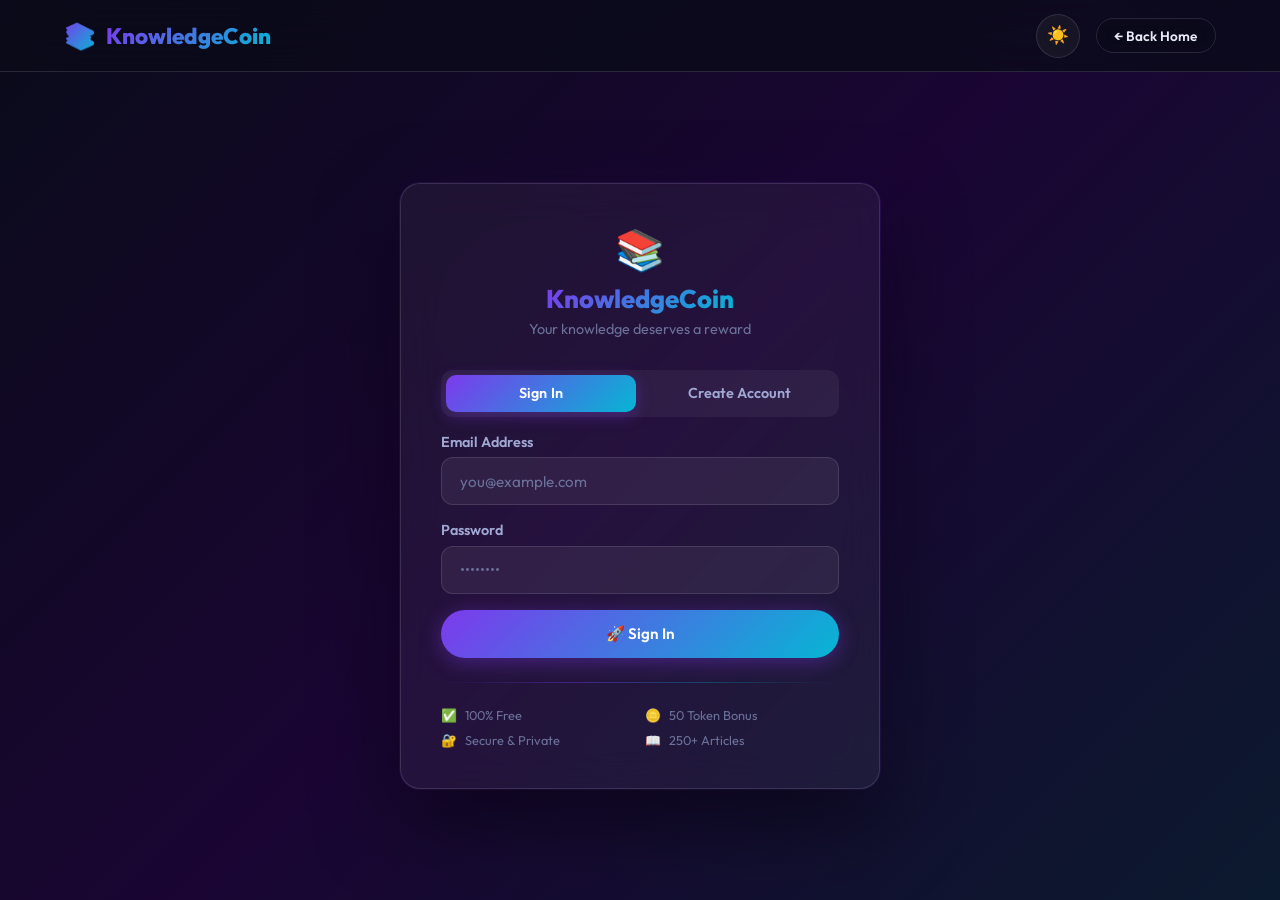
<file: dashboard.html>
<!DOCTYPE html>
<html lang="en" data-theme="dark">
<head>
  <meta charset="UTF-8" />
  <meta name="viewport" content="width=device-width, initial-scale=1.0" />
  <title>Dashboard — KnowledgeCoin</title>
  <meta name="description" content="Your personal KnowledgeCoin dashboard. Track your token balance, reading stats, and activity." />
  <link rel="stylesheet" href="style.css" />
  <script src="js/theme.js"></script>
  <!-- Google AdSense Auto-Ads (Replace ca-pub with yours) -->
  <script async src="https://pagead2.googlesyndication.com/pagead/js/adsbygoogle.js?client=ca-pub-2076054588317705" crossorigin="anonymous"></script>
</head>
<body>

<nav class="nav">
  <a class="nav-brand" href="index.html"><span class="logo-icon">📚</span><span>KnowledgeCoin</span></a>
  <ul class="nav-links" id="nav-links">
    <li><a href="index.html">Home</a></li>
    <li><a href="articles.html">Articles</a></li>
    <li><a href="dashboard.html" class="active" id="nav-dashboard">Dashboard</a></li>
    <li><a href="#" id="nav-logout" style="color:#f87171">Logout</a></li>
  </ul>
  <div class="nav-actions">
    <button class="theme-btn" id="theme-btn" onclick="toggleTheme()">☀️</button>
    <div class="hamburger" id="hamburger"><span></span><span></span><span></span></div>
  </div>
</nav>

<main style="padding-top:calc(var(--nav-height) + 2.5rem);padding-bottom:4rem;padding-left:5%;padding-right:5%;max-width:1200px;margin:0 auto;">

  <!-- GREET -->
  <div style="margin-bottom:2rem;">
    <h1 id="dash-greet" class="section-title" style="font-size:1.8rem;">Welcome back! 👋</h1>
    <p style="color:var(--text-muted);margin-top:0.3rem;">Here's your reading activity overview</p>
  </div>

  <!-- WALLET + STATS ROW -->
  <div style="display:grid;grid-template-columns:1fr 2fr;gap:1.5rem;margin-bottom:1.5rem;" class="dash-top">
    <!-- WALLET CARD -->
    <div class="glass-card wallet-card" style="background:linear-gradient(135deg,rgba(124,58,237,0.15),rgba(6,182,212,0.08));">
      <div style="display:flex;justify-content:space-between;align-items:flex-start;margin-bottom:1rem;">
        <div>
          <div class="wallet-label">Total Token Balance</div>
          <div class="wallet-balance gradient-text" id="wallet-balance" data-balance="0">0</div>
          <div class="wallet-change">↑ +75 today</div>
        </div>
        <div class="coin-xl spin-coin">🪙</div>
      </div>
      <div class="divider"></div>
      <div style="font-size:0.85rem;color:var(--text-muted);">≈ $<span id="usd-value">0.00</span> USD equivalent</div>
      <div class="wallet-actions mt-3">
        <a href="articles.html" class="btn btn-primary btn-sm wallet-action-btn" style="justify-content:center;">Earn More</a>
        <button class="btn btn-outline btn-sm wallet-action-btn" id="open-withdraw" type="button">Withdraw</button>
      </div>
      <div class="wallet-tip" id="wallet-tip">
        <span>Tips:</span>
        <a href="articles.html?cat=finance">Read finance</a>
        <span>•</span>
        <a href="articles.html?cat=tech">Read tech</a>
      </div>
    </div>

    <!-- STAT CARDS -->
    <div class="dash-grid">
      <div class="glass-card dash-stat-card">
        <div class="ds-icon">📖</div>
        <div class="ds-label">Articles Read</div>
        <div class="ds-value gradient-text" id="stat-articles">0</div>
        <div class="ds-sub">All time</div>
      </div>
      <div class="glass-card dash-stat-card">
        <div class="ds-icon">⏱</div>
        <div class="ds-label">Reading Time</div>
        <div class="ds-value" style="color:var(--accent-cyan);" id="stat-time">0 min</div>
        <div class="ds-sub">Total</div>
      </div>
      <div class="glass-card dash-stat-card">
        <div class="ds-icon">🔥</div>
        <div class="ds-label">Day Streak</div>
        <div class="ds-value" style="color:#f97316;" id="stat-streak">1 days</div>
        <div class="ds-sub">Keep it going!</div>
      </div>
      <div class="glass-card dash-stat-card">
        <div class="ds-icon">🪙</div>
        <div class="ds-label">Tokens Earned</div>
        <div class="ds-value" style="color:var(--accent-gold);" id="stat-tokens">0</div>
        <div class="ds-sub">All time</div>
      </div>
    </div>
  </div>

  <!-- READING PROGRESS SECTION -->
  <div style="display:grid;grid-template-columns:2fr 1fr;gap:1.5rem;margin-bottom:1.5rem;" class="dash-mid">
    <!-- ACTIVITY FEED -->
    <div class="glass-card" style="padding:1.5rem;">
      <h3 style="font-size:1rem;font-weight:700;margin-bottom:1.2rem;">📋 Recent Activity</h3>
      <div id="activity-feed"></div>
    </div>

    <!-- DAILY GOAL -->
    <div class="glass-card" style="padding:1.5rem;">
      <h3 style="font-size:1rem;font-weight:700;margin-bottom:1.2rem;">🎯 Daily Goal</h3>
      <div style="margin-bottom:1rem;">
        <div style="display:flex;justify-content:space-between;margin-bottom:0.5rem;font-size:0.85rem;">
          <span>Articles</span><span style="color:var(--accent-cyan);">2 / 5</span>
        </div>
        <div class="progress-track"><div class="progress-fill" style="width:40%"></div></div>
      </div>
      <div style="margin-bottom:1rem;">
        <div style="display:flex;justify-content:space-between;margin-bottom:0.5rem;font-size:0.85rem;">
          <span>Tokens</span><span style="color:var(--accent-gold);">50 / 150</span>
        </div>
        <div class="progress-track"><div class="progress-fill" style="width:33%;background:var(--gradient-gold)"></div></div>
      </div>
      <div style="margin-bottom:1.5rem;">
        <div style="display:flex;justify-content:space-between;margin-bottom:0.5rem;font-size:0.85rem;">
          <span>Reading time</span><span style="color:#f97316;">12 / 30 min</span>
        </div>
        <div class="progress-track"><div class="progress-fill" style="width:40%;background:linear-gradient(90deg,#f97316,#f59e0b)"></div></div>
      </div>
      <a href="articles.html" class="btn btn-primary btn-sm w-full" style="justify-content:center;">Read Now →</a>

      <!-- ── AD: SIDEBAR SQUARE ── -->
      <div class="divider"></div>
      <div class="ad-wrap ad-sidebar" style="cursor:pointer;" onclick="window.open('#','_blank')">
        <span class="ad-label">Sponsored</span>
        <div class="ad-sidebar-icon">💎</div>
        <div class="ad-title">Premium Wallet App</div>
        <div class="ad-desc">WalletPro — Store, send and earn 8% APY on your tokens. Free to download.</div>
        <a href="#" class="btn btn-primary btn-sm w-full" style="justify-content:center;">Download Free</a>
        <!-- Real AdSense Slot -->
        <ins class="adsbygoogle"
             style="display:block"
             data-ad-client="ca-pub-2076054588317705"
             data-ad-slot="ZZZZZZZZZZ"
             data-ad-format="square"></ins>
        <script>
             (adsbygoogle = window.adsbygoogle || []).push({});
        </script>
      </div>
    </div>
  </div>

  <!-- QUICK ACTIONS -->
  <div class="glass-card" style="padding:1.5rem;">
    <h3 style="font-size:1rem;font-weight:700;margin-bottom:1.2rem;">⚡ Quick Actions</h3>
    <div style="display:flex;gap:1rem;flex-wrap:wrap;">
      <a href="articles.html?cat=tech"    class="btn btn-outline btn-sm">💻 Tech Articles</a>
      <a href="articles.html?cat=finance" class="btn btn-outline btn-sm">💰 Finance</a>
      <a href="articles.html?cat=health"  class="btn btn-outline btn-sm">🌿 Health</a>
      <a href="articles.html?cat=science" class="btn btn-outline btn-sm">🔭 Science</a>
      <button class="btn btn-gold btn-sm" onclick="alert('Redeem feature coming soon!')">🎁 Redeem Tokens</button>
    </div>
  </div>

  <!-- ── AD: BOTTOM LEADERBOARD ── -->
  <div style="margin-top:1.5rem;">
    <div class="ad-wrap ad-leaderboard" style="cursor:pointer;" onclick="window.open('#','_blank')">
      <span class="ad-label">Ad</span>
      <div class="ad-icon" style="background:linear-gradient(135deg,#10b981,#06b6d4);">🎁</div>
      <div class="ad-content">
        <div class="ad-title">Redeem Your Tokens for Amazon Gift Cards</div>
        <div class="ad-desc">GiftSwap converts your KnowledgeCoin tokens into real Amazon, Flipkart & Google Play gift cards instantly.</div>
      </div>
      <div class="ad-cta">
        <a href="#" class="btn btn-primary btn-sm">Redeem Now →</a>
      </div>
      <!-- Real AdSense Slot -->
      <ins class="adsbygoogle"
           style="display:block"
           data-ad-client="ca-pub-2076054588317705"
           data-ad-slot="XXXXXXXXXX"
           data-ad-format="auto"
           data-full-width-responsive="true"></ins>
      <script>
           (adsbygoogle = window.adsbygoogle || []).push({});
      </script>
    </div>
  </div>

</main>

<div class="withdraw-modal" id="withdraw-modal" aria-hidden="true">
  <div class="withdraw-backdrop" id="withdraw-close-backdrop"></div>
  <div class="withdraw-panel glass-card" role="dialog" aria-modal="true" aria-labelledby="withdraw-title">
    <div class="withdraw-head">
      <h3 id="withdraw-title">Withdraw Tokens</h3>
      <button class="withdraw-close" id="withdraw-close-btn" type="button" aria-label="Close withdraw panel">✕</button>
    </div>
    <p class="withdraw-sub">Convert your balance to USD and request a payout.</p>
    <div class="withdraw-stats">
      <div class="withdraw-stat">
        <span>Available tokens</span>
        <strong id="withdraw-balance">0</strong>
      </div>
      <div class="withdraw-stat">
        <span>Estimated USD</span>
        <strong id="withdraw-usd">$0.00</strong>
      </div>
    </div>
    <div class="withdraw-note" id="withdraw-note">Minimum 500 tokens required for withdrawal.</div>
    <div class="withdraw-actions">
      <button class="btn btn-primary btn-sm" id="withdraw-request" type="button">Request Withdrawal</button>
      <a href="articles.html" class="btn btn-outline btn-sm">Earn More Tokens</a>
    </div>
  </div>
</div>

<script src="js/nav.js"></script>
<script src="js/points.js"></script>
<script src="js/dashboard.js"></script>
<script>
// Update USD value
const pts = getPoints();
const usdEl = document.getElementById('usd-value');
if (usdEl) usdEl.textContent = (pts * 0.001).toFixed(2);

// Dashboard layout responsive tweak
function fixDashLayout() {
  const topGrid  = document.querySelector('.dash-top');
  const midGrid  = document.querySelector('.dash-mid');
  if (window.innerWidth <= 768) {
    if (topGrid) topGrid.style.gridTemplateColumns = '1fr';
    if (midGrid) midGrid.style.gridTemplateColumns = '1fr';
  } else {
    if (topGrid) topGrid.style.gridTemplateColumns = '1fr 2fr';
    if (midGrid) midGrid.style.gridTemplateColumns = '2fr 1fr';
  }
}
fixDashLayout();
window.addEventListener('resize', fixDashLayout);
</script>
<script src="js/ui.js"></script>
</body>
</html>
</file>
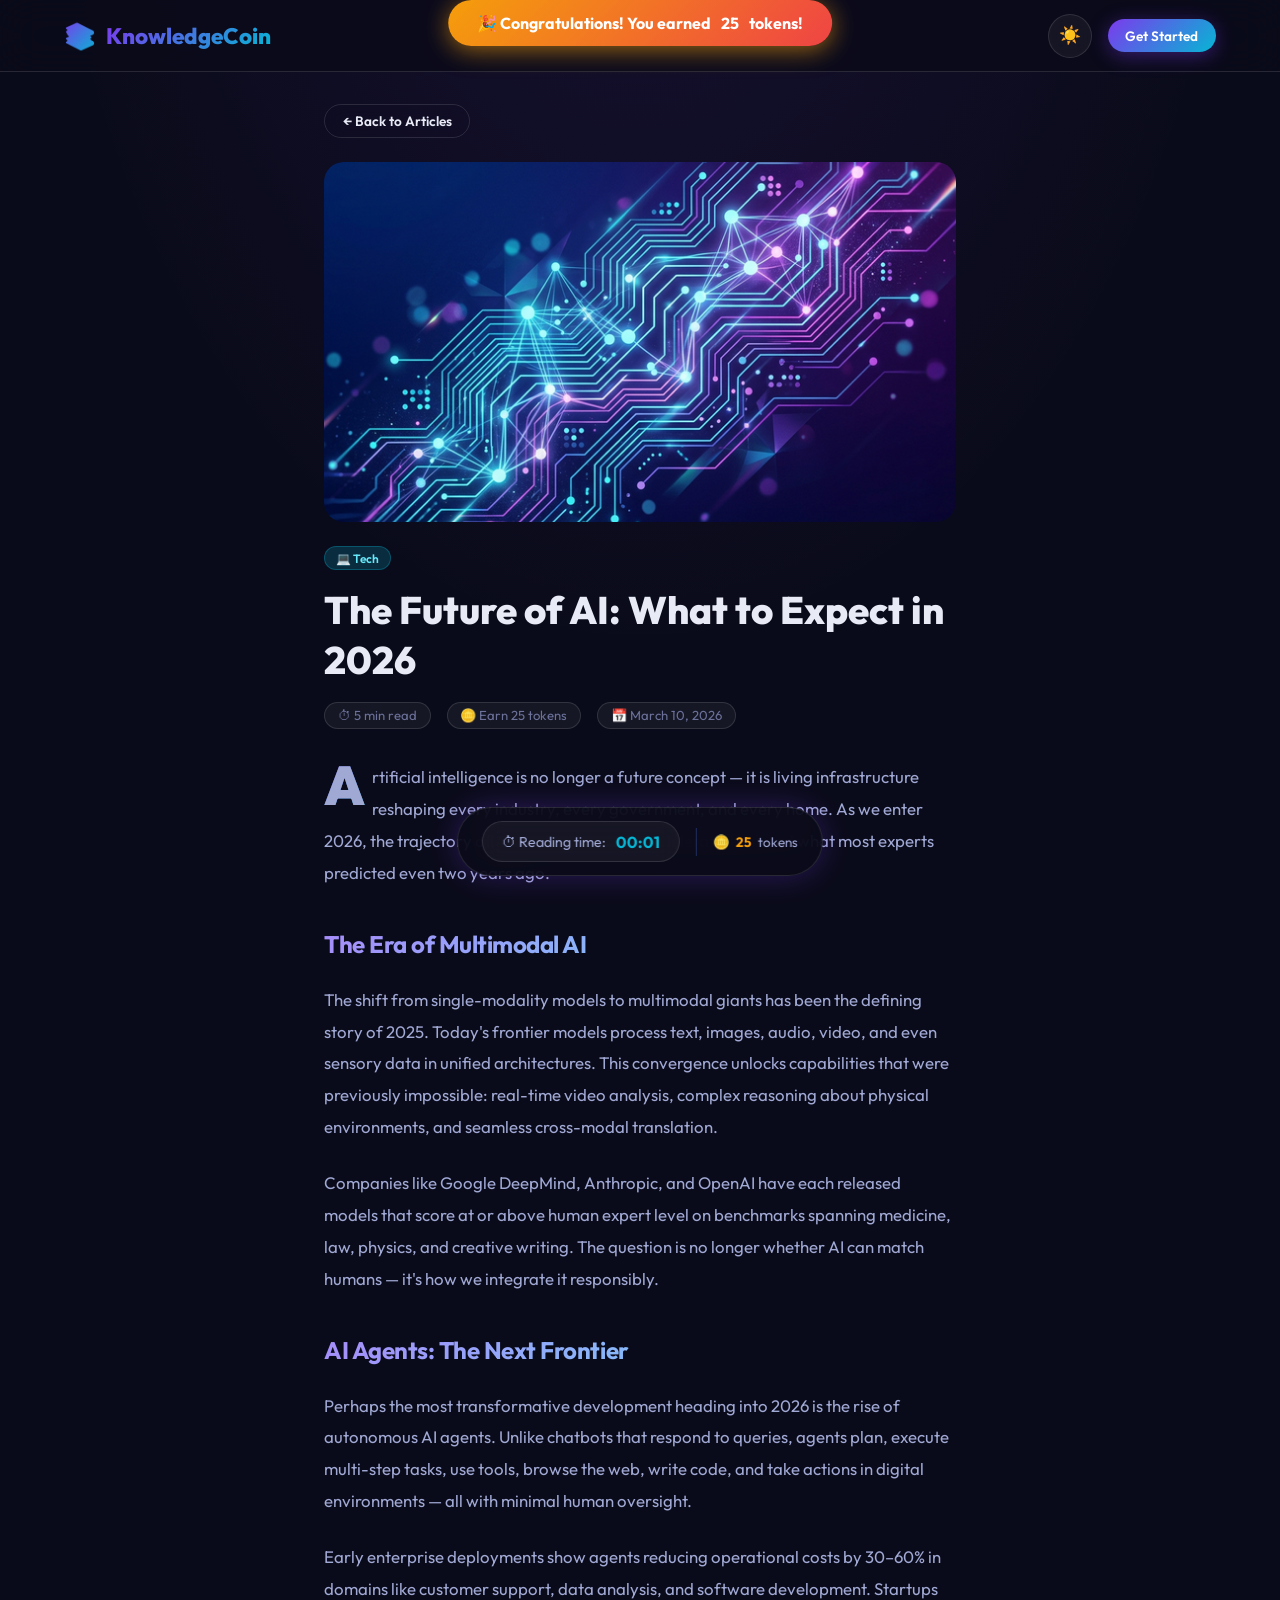
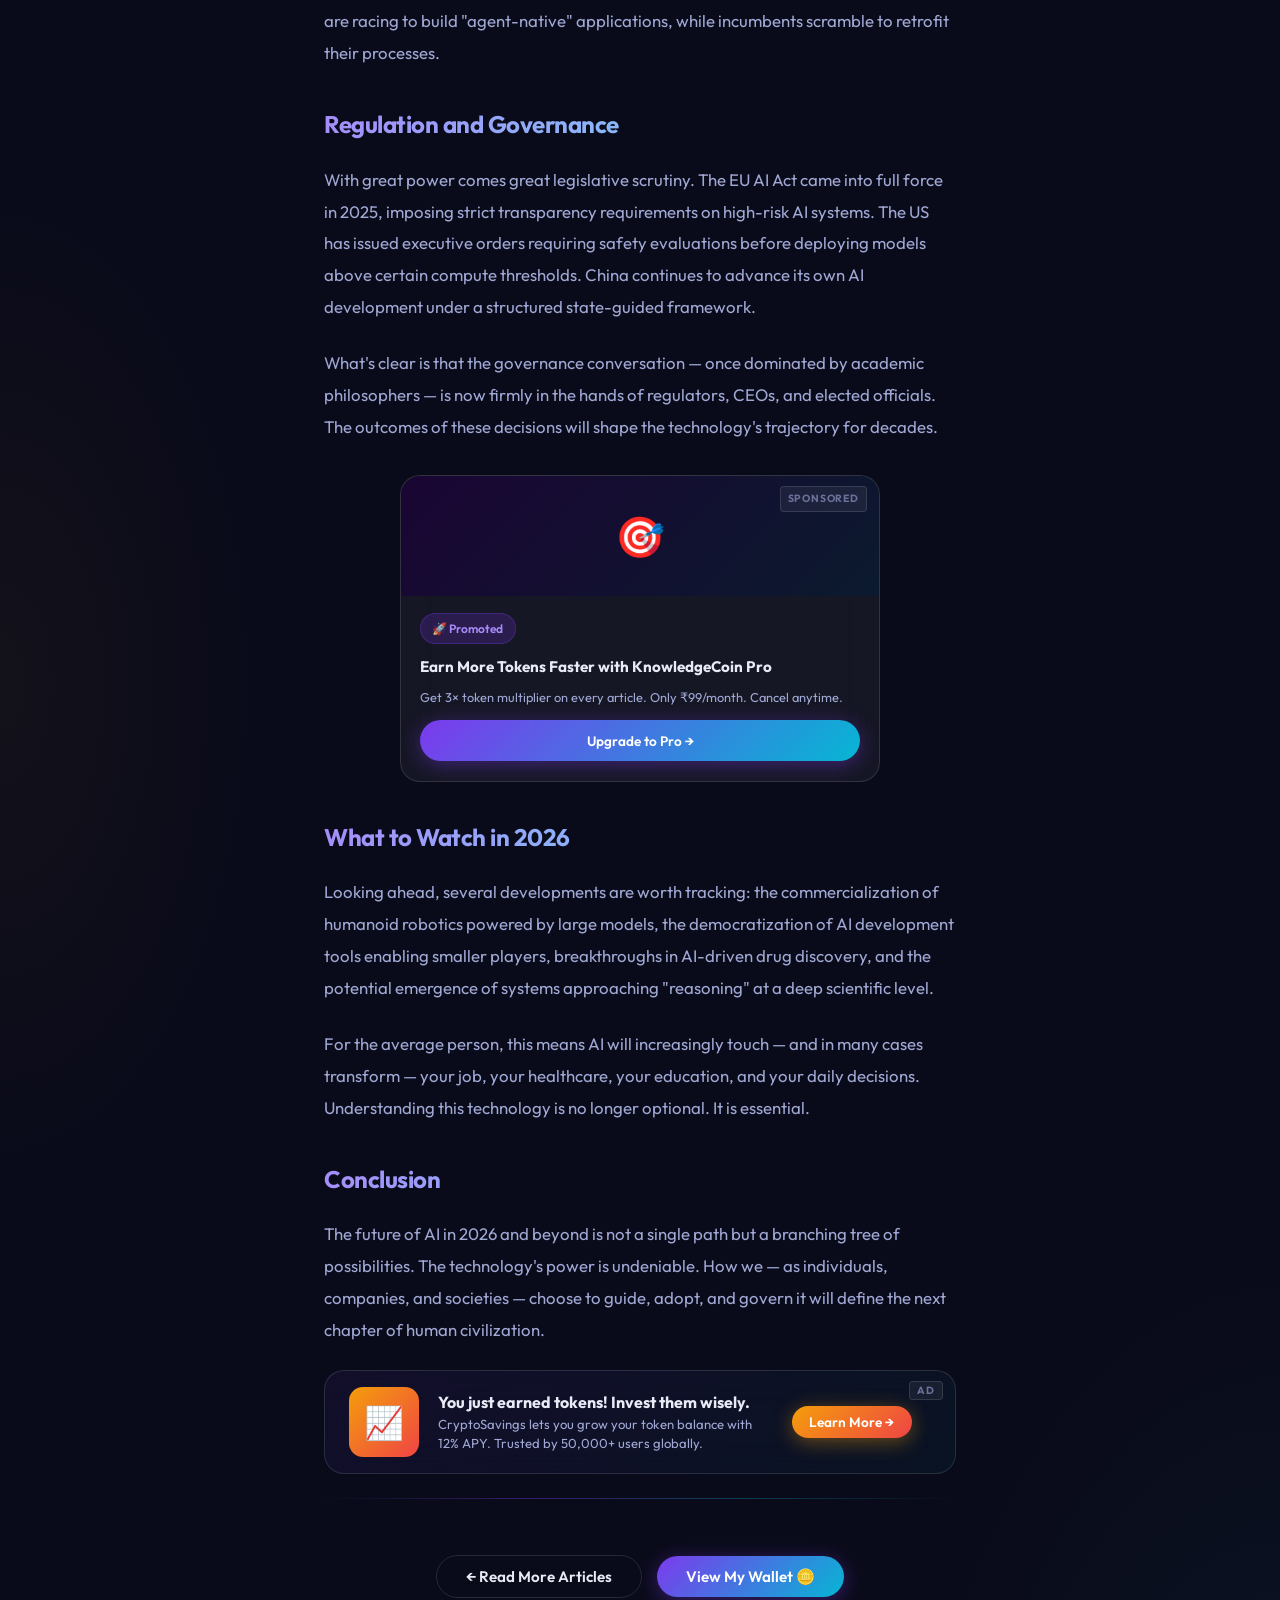
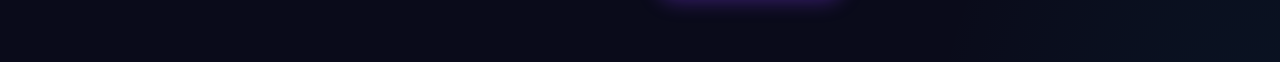
<file: reader.html>
<!DOCTYPE html>
<html lang="en" data-theme="dark">
<head>
  <meta charset="UTF-8" />
  <meta name="viewport" content="width=device-width, initial-scale=1.0" />
  <title>Reading — KnowledgeCoin</title>
  <link rel="stylesheet" href="style.css" />
  <script src="js/theme.js"></script>
  <!-- Google AdSense Auto-Ads (Replace ca-pub with yours) -->
  <script async src="https://pagead2.googlesyndication.com/pagead/js/adsbygoogle.js?client=ca-pub-2076054588317705" crossorigin="anonymous"></script>
  <style>
    .reward-banner {
      position:fixed;top:calc(var(--nav-height)+8px);left:50%;transform:translateX(-50%);z-index:1001;
      display:flex;align-items:center;gap:10px;padding:0.8rem 1.8rem;border-radius:50px;
      background:linear-gradient(135deg,#f59e0b,#ef4444);color:#fff;font-weight:700;
      box-shadow:0 4px 24px rgba(245,158,11,0.6);animation:slideDown 0.4s ease;
    }
    @keyframes slideDown{from{opacity:0;transform:translateX(-50%) translateY(-12px)}to{opacity:1;transform:translateX(-50%) translateY(0)}}
  </style>
</head>
<body>

<div id="reading-progress-bar"></div>

<nav class="nav">
  <a class="nav-brand" href="index.html"><span class="logo-icon">📚</span><span>KnowledgeCoin</span></a>
  <ul class="nav-links" id="nav-links">
    <li><a href="index.html">Home</a></li>
    <li><a href="articles.html">Articles</a></li>
    <li><a href="dashboard.html" id="nav-dashboard">Dashboard</a></li>
    <li><a href="#" id="nav-logout" style="color:#f87171">Logout</a></li>
  </ul>
  <div class="nav-actions">
    <button class="theme-btn" id="theme-btn" onclick="toggleTheme()">☀️</button>
    <a href="auth.html" class="btn btn-primary btn-sm" id="nav-login">Get Started</a>
    <div class="hamburger" id="hamburger"><span></span><span></span><span></span></div>
  </div>
</nav>

<div id="reward-banner" class="reward-banner hidden">
  🎉 Congratulations! You earned <strong id="reward-amt">25</strong> tokens!
</div>

<main class="reader-layout">
  <a href="articles.html" class="btn btn-outline btn-sm" style="margin-bottom:1.5rem;display:inline-flex;">← Back to Articles</a>

  <div class="reader-header">
    <img id="article-img" src="images/article_tech.png" alt="Article" class="reader-hero-img" />
    <div style="display:flex;align-items:center;gap:0.8rem;flex-wrap:wrap;margin-bottom:1rem;">
      <span class="badge badge-cyan" id="article-badge">💻 Tech</span>
    </div>
    <h1 class="reader-title" id="article-title">The Future of AI: What to Expect in 2026</h1>
    <div class="reader-meta" id="article-meta">
      <span>⏱ 5 min read</span>
      <span>🪙 Earn 25 tokens</span>
      <span>📅 March 10, 2026</span>
    </div>
  </div>

  <div class="reader-body" id="article-body">
    <p>Artificial intelligence is no longer a future concept — it is living infrastructure reshaping every industry, every government, and every home. As we enter 2026, the trajectory of AI development has accelerated beyond what most experts predicted even two years ago.</p>

    <h2>The Era of Multimodal AI</h2>
    <p>The shift from single-modality models to multimodal giants has been the defining story of 2025. Today's frontier models process text, images, audio, video, and even sensory data in unified architectures. This convergence unlocks capabilities that were previously impossible: real-time video analysis, complex reasoning about physical environments, and seamless cross-modal translation.</p>
    <p>Companies like Google DeepMind, Anthropic, and OpenAI have each released models that score at or above human expert level on benchmarks spanning medicine, law, physics, and creative writing. The question is no longer whether AI can match humans — it's how we integrate it responsibly.</p>

    <h2>AI Agents: The Next Frontier</h2>
    <p>Perhaps the most transformative development heading into 2026 is the rise of autonomous AI agents. Unlike chatbots that respond to queries, agents plan, execute multi-step tasks, use tools, browse the web, write code, and take actions in digital environments — all with minimal human oversight.</p>
    <p>Early enterprise deployments show agents reducing operational costs by 30–60% in domains like customer support, data analysis, and software development. Startups are racing to build "agent-native" applications, while incumbents scramble to retrofit their processes.</p>

    <h2>Regulation and Governance</h2>
    <p>With great power comes great legislative scrutiny. The EU AI Act came into full force in 2025, imposing strict transparency requirements on high-risk AI systems. The US has issued executive orders requiring safety evaluations before deploying models above certain compute thresholds. China continues to advance its own AI development under a structured state-guided framework.</p>
    <p>What's clear is that the governance conversation — once dominated by academic philosophers — is now firmly in the hands of regulators, CEOs, and elected officials. The outcomes of these decisions will shape the technology's trajectory for decades.</p>

    <!-- ── AD: MID-ARTICLE RECTANGLE ── -->
    <div style="margin:2rem 0;display:flex;justify-content:center;">
      <div class="ad-wrap ad-rectangle" style="max-width:480px;width:100%;cursor:pointer;" onclick="window.open('#','_blank')">
        <span class="ad-label">Sponsored</span>
        <div class="ad-img-placeholder" style="height:120px;font-size:2.5rem;">🎯</div>
        <div class="ad-body">
          <div class="ad-badge"><span class="badge badge-purple">🚀 Promoted</span></div>
          <div class="ad-title">Earn More Tokens Faster with KnowledgeCoin Pro</div>
          <div class="ad-desc">Get 3× token multiplier on every article. Only ₹99/month. Cancel anytime.</div>
          <a href="auth.html" class="btn btn-primary btn-sm w-full" style="justify-content:center;">Upgrade to Pro →</a>
        </div>
        <!-- Real AdSense Slot -->
        <ins class="adsbygoogle"
             style="display:block"
             data-ad-client="ca-pub-2076054588317705"
             data-ad-slot="YYYYYYYYYY"
             data-ad-format="rectangle"></ins>
        <script>
             (adsbygoogle = window.adsbygoogle || []).push({});
        </script>
      </div>
    </div>

    <h2>What to Watch in 2026</h2>
    <p>Looking ahead, several developments are worth tracking: the commercialization of humanoid robotics powered by large models, the democratization of AI development tools enabling smaller players, breakthroughs in AI-driven drug discovery, and the potential emergence of systems approaching "reasoning" at a deep scientific level.</p>
    <p>For the average person, this means AI will increasingly touch — and in many cases transform — your job, your healthcare, your education, and your daily decisions. Understanding this technology is no longer optional. It is essential.</p>

    <h2>Conclusion</h2>
    <p>The future of AI in 2026 and beyond is not a single path but a branching tree of possibilities. The technology's power is undeniable. How we — as individuals, companies, and societies — choose to guide, adopt, and govern it will define the next chapter of human civilization.</p>
  </div>

  <!-- ── AD: POST-ARTICLE LEADERBOARD ── -->
  <div style="margin:1.5rem 0;">
    <div class="ad-wrap ad-leaderboard" style="cursor:pointer;" onclick="window.open('#','_blank')">
      <span class="ad-label">Ad</span>
      <div class="ad-icon" style="background:var(--gradient-gold);">📈</div>
      <div class="ad-content">
        <div class="ad-title">You just earned tokens! Invest them wisely.</div>
        <div class="ad-desc">CryptoSavings lets you grow your token balance with 12% APY. Trusted by 50,000+ users globally.</div>
      </div>
      <div class="ad-cta">
        <a href="#" class="btn btn-gold btn-sm">Learn More →</a>
      </div>
      <!-- Real AdSense Slot -->
      <ins class="adsbygoogle"
           style="display:block"
           data-ad-client="ca-pub-2076054588317705"
           data-ad-slot="XXXXXXXXXX"
           data-ad-format="auto"
           data-full-width-responsive="true"></ins>
      <script>
           (adsbygoogle = window.adsbygoogle || []).push({});
      </script>
    </div>
  </div>

  <div class="divider"></div>
  <div style="text-align:center;padding:2rem 0;">
    <a href="articles.html" class="btn btn-outline">← Read More Articles</a>
    <a href="dashboard.html" class="btn btn-primary" style="margin-left:0.8rem;">View My Wallet 🪙</a>
  </div>
</main>

<!-- STICKY READER TOOLBAR -->
<div class="reader-toolbar">
  <div class="timer-widget">
    <span>⏱ Reading time:</span>
    <span class="timer-val" id="read-timer">00:00</span>
  </div>
  <div class="divider" style="width:1px;height:28px;margin:0;"></div>
  <div style="display:flex;align-items:center;gap:6px;font-size:0.85rem;color:var(--text-secondary);">
    <span>🪙</span>
    <span id="current-pts" data-balance="0" style="font-weight:700;color:var(--accent-gold);">0</span>
    <span>tokens</span>
  </div>
</div>

<script src="js/nav.js"></script>
<script src="js/points.js"></script>
<script src="js/reader.js"></script>
<script>
// Load article data from URL param
const params = new URLSearchParams(location.search);
const articleId = params.get('id') || 'art1';
const articles  = JSON.parse(localStorage.getItem('r2e_articles') || '[]');
const art = articles.find(a => a.id === articleId);

if (art) {
  document.getElementById('article-img').src   = art.img;
  document.getElementById('article-title').textContent = art.title;
  document.getElementById('article-meta').innerHTML =
    `<span>⏱ ${art.readTime} min read</span><span>🪙 Earn ${art.reward} tokens</span><span>📅 March 10, 2026</span>`;
  document.title = art.title + ' — KnowledgeCoin';
  document.getElementById('reward-amt').textContent = art.reward;
}

// Update live token count display
const ptsEl = document.getElementById('current-pts');
if (ptsEl) {
  ptsEl.textContent = getPoints().toLocaleString();
  ptsEl.dataset.balance = getPoints();
}
</script>
<script src="js/ui.js"></script>
</body>
</html>
</file>
<file: style.css>
@import url('https://fonts.googleapis.com/css2?family=Outfit:wght@300;400;500;600;700;800;900&display=swap');

/* ─── CSS TOKENS ────────────────────────────── */
:root {
  --bg-base:       #0a0b1a;
  --bg-alt:        #0f1128;
  --bg-card:       rgba(255,255,255,0.05);
  --border-glass:  rgba(255,255,255,0.12);
  --text-primary:  #e8eaf6;
  --text-secondary:#a0a8d4;
  --text-muted:    #6b7199;
  --accent-purple: #7c3aed;
  --accent-cyan:   #06b6d4;
  --accent-gold:   #f59e0b;
  --accent-pink:   #ec4899;
  --gradient-hero: linear-gradient(135deg, #0a0b1a 0%, #1a0533 50%, #0b1a2e 100%);
  --gradient-btn:  linear-gradient(135deg, #7c3aed, #06b6d4);
  --gradient-gold: linear-gradient(135deg, #f59e0b, #ef4444);
  --shadow-glow:   0 0 30px rgba(124,58,237,0.3);
  --shadow-card:   0 8px 32px rgba(0,0,0,0.4);
  --radius-card:   20px;
  --radius-btn:    50px;
  --nav-height:    72px;
  --transition:    0.3s cubic-bezier(0.4,0,0.2,1);
}

[data-theme="light"] {
  --bg-base:       #f0f2ff;
  --bg-alt:        #e8ecff;
  --bg-card:       rgba(255,255,255,0.7);
  --border-glass:  rgba(124,58,237,0.15);
  --text-primary:  #1a1a3e;
  --text-secondary:#4a4a8a;
  --text-muted:    #8888bb;
  --gradient-hero: linear-gradient(135deg, #e8ecff 0%, #f0e8ff 50%, #e8f4ff 100%);
  --shadow-glow:   0 0 30px rgba(124,58,237,0.15);
  --shadow-card:   0 8px 32px rgba(124,58,237,0.12);
}

/* ─── RESET ─────────────────────────────────── */
*, *::before, *::after { box-sizing: border-box; margin: 0; padding: 0; }
html { scroll-behavior: smooth; }
body {
  font-family: 'Outfit', sans-serif;
  background: var(--bg-base);
  color: var(--text-primary);
  min-height: 100vh;
  overflow-x: hidden;
  transition: background var(--transition), color var(--transition);
}
a { color: inherit; text-decoration: none; }
img { max-width: 100%; display: block; }
ul { list-style: none; }

/* ─── SCROLLBAR ──────────────────────────────── */
::-webkit-scrollbar { width: 6px; }
::-webkit-scrollbar-track { background: var(--bg-base); }
::-webkit-scrollbar-thumb { background: var(--accent-purple); border-radius: 3px; }

/* ─── NAV ────────────────────────────────────── */
.nav {
  position: fixed; top: 0; left: 0; right: 0; z-index: 1000;
  height: var(--nav-height);
  display: flex; align-items: center; justify-content: space-between;
  padding: 0 5%;
  background: rgba(10,11,26,0.8);
  backdrop-filter: blur(20px);
  border-bottom: 1px solid var(--border-glass);
  transition: background var(--transition);
}
[data-theme="light"] .nav { background: rgba(240,242,255,0.85); }

.nav-brand {
  display: flex; align-items: center; gap: 10px;
  font-size: 1.4rem; font-weight: 800;
}
.nav-brand .logo-icon { font-size: 1.6rem; }
.nav-brand span { background: var(--gradient-btn); -webkit-background-clip: text; -webkit-text-fill-color: transparent; }

.nav-links { display: flex; align-items: center; gap: 2rem; }
.nav-links a {
  font-size: 0.95rem; font-weight: 500; color: var(--text-secondary);
  transition: color var(--transition);
  position: relative; padding-bottom: 2px;
}
.nav-links a::after {
  content: ''; position: absolute; bottom: -2px; left: 0; width: 0; height: 2px;
  background: var(--gradient-btn); border-radius: 2px;
  transition: width var(--transition);
}
.nav-links a:hover { color: var(--text-primary); }
.nav-links a:hover::after { width: 100%; }
.nav-links a.active { color: var(--accent-cyan); }

.nav-actions { display: flex; align-items: center; gap: 1rem; }

/* Theme Toggle */
.theme-btn {
  width: 44px; height: 44px; border-radius: 50%;
  border: 1px solid var(--border-glass);
  background: var(--bg-card);
  cursor: pointer; display: flex; align-items: center; justify-content: center;
  font-size: 1.1rem; transition: all var(--transition);
  backdrop-filter: blur(10px);
}
.theme-btn:hover { background: var(--accent-purple); border-color: var(--accent-purple); transform: rotate(20deg); }

/* Hamburger */
.hamburger { display: none; flex-direction: column; gap: 5px; cursor: pointer; padding: 4px; }
.hamburger span { display: block; width: 24px; height: 2px; background: var(--text-primary); border-radius: 2px; transition: all var(--transition); }

/* ─── BUTTONS ────────────────────────────────── */
.btn {
  display: inline-flex; align-items: center; gap: 8px;
  padding: 0.7rem 1.8rem; border-radius: var(--radius-btn);
  font-family: 'Outfit', sans-serif; font-size: 0.95rem; font-weight: 600;
  cursor: pointer; border: none; transition: all var(--transition);
  text-decoration: none; white-space: nowrap;
}
.btn-primary {
  background: var(--gradient-btn);
  color: #fff;
  box-shadow: 0 4px 20px rgba(124,58,237,0.4);
}
.btn-primary:hover { transform: translateY(-2px); box-shadow: 0 8px 30px rgba(124,58,237,0.6); }

.btn-outline {
  background: transparent;
  color: var(--text-primary);
  border: 1px solid var(--border-glass);
  backdrop-filter: blur(10px);
}
.btn-outline:hover { border-color: var(--accent-cyan); color: var(--accent-cyan); background: rgba(6,182,212,0.08); }

.btn-gold {
  background: var(--gradient-gold);
  color: #fff;
  box-shadow: 0 4px 20px rgba(245,158,11,0.4);
}
.btn-gold:hover { transform: translateY(-2px); box-shadow: 0 8px 30px rgba(245,158,11,0.6); }

.btn-sm { padding: 0.45rem 1.1rem; font-size: 0.85rem; }

/* ─── GLASSMORPHISM CARD ─────────────────────── */
.glass-card {
  background: var(--bg-card);
  border: 1px solid var(--border-glass);
  border-radius: var(--radius-card);
  backdrop-filter: blur(20px);
  box-shadow: var(--shadow-card);
  transition: transform var(--transition), box-shadow var(--transition);
}
.glass-card:hover { transform: translateY(-4px); box-shadow: var(--shadow-glow), var(--shadow-card); }

/* ─── SECTION LAYOUT ─────────────────────────── */
.section { padding: 5rem 5%; }
.section-header { text-align: center; margin-bottom: 3rem; }
.section-label {
  display: inline-block; padding: 0.3rem 1rem; border-radius: 20px;
  background: rgba(124,58,237,0.15); border: 1px solid rgba(124,58,237,0.3);
  color: var(--accent-purple); font-size: 0.8rem; font-weight: 600;
  letter-spacing: 0.1em; text-transform: uppercase; margin-bottom: 0.8rem;
}
.section-title { font-size: clamp(1.8rem, 4vw, 2.8rem); font-weight: 800; line-height: 1.2; }
.section-subtitle { color: var(--text-secondary); margin-top: 0.6rem; font-size: 1.05rem; }

.gradient-text {
  background: var(--gradient-btn); -webkit-background-clip: text; -webkit-text-fill-color: transparent;
}

/* ─── GRID ───────────────────────────────────── */
.grid-3 { display: grid; grid-template-columns: repeat(3,1fr); gap: 1.5rem; }
.grid-4 { display: grid; grid-template-columns: repeat(4,1fr); gap: 1.5rem; }
.grid-2 { display: grid; grid-template-columns: repeat(2,1fr); gap: 1.5rem; }

/* ─── BADGE / TAG ────────────────────────────── */
.badge {
  display: inline-flex; align-items: center; gap: 4px;
  padding: 0.2rem 0.7rem; border-radius: 20px; font-size: 0.75rem; font-weight: 600;
}
.badge-purple { background: rgba(124,58,237,0.2); color: #a78bfa; border: 1px solid rgba(124,58,237,0.3); }
.badge-cyan   { background: rgba(6,182,212,0.2);  color: #67e8f9; border: 1px solid rgba(6,182,212,0.3); }
.badge-gold   { background: rgba(245,158,11,0.2); color: #fcd34d; border: 1px solid rgba(245,158,11,0.3); }
.badge-green  { background: rgba(16,185,129,0.2); color: #6ee7b7; border: 1px solid rgba(16,185,129,0.3); }
.badge-pink   { background: rgba(236,72,153,0.2); color: #f9a8d4; border: 1px solid rgba(236,72,153,0.3); }

/* ─── STATS BAR ──────────────────────────────── */
.stats-bar {
  display: flex; align-items: center; justify-content: center; flex-wrap: wrap;
  gap: 0.5rem 2rem; padding: 1.2rem 2rem;
  background: var(--bg-card); border: 1px solid var(--border-glass);
  border-radius: var(--radius-card); backdrop-filter: blur(20px);
}
.stat-item { display: flex; align-items: center; gap: 0.6rem; }
.stat-item .stat-val { font-size: 1.4rem; font-weight: 800; }
.stat-item .stat-lbl { font-size: 0.8rem; color: var(--text-muted); }
.stat-divider { width: 1px; height: 40px; background: var(--border-glass); }

/* ─── COIN / TOKEN ───────────────────────────── */
.coin {
  display: inline-flex; align-items: center; justify-content: center;
  width: 36px; height: 36px; border-radius: 50%;
  background: var(--gradient-gold);
  font-size: 1rem; font-weight: 800; color: #fff;
  box-shadow: 0 2px 10px rgba(245,158,11,0.5);
}
.coin-lg { width: 60px; height: 60px; font-size: 1.8rem; }
.coin-xl { width: 80px; height: 80px; font-size: 2.2rem; }

/* ─── PROGRESS BAR ───────────────────────────── */
.progress-track {
  width: 100%; height: 8px; background: rgba(255,255,255,0.08);
  border-radius: 4px; overflow: hidden;
}
.progress-fill {
  height: 100%; border-radius: 4px;
  background: var(--gradient-btn);
  transition: width 0.4s ease;
  position: relative;
}
.progress-fill::after {
  content: ''; position: absolute; right: 0; top: 0; bottom: 0;
  width: 12px; background: rgba(255,255,255,0.4); border-radius: 4px;
  animation: shimmer 1.5s infinite;
}
@keyframes shimmer { 0%,100%{opacity:0} 50%{opacity:1} }

/* Reading Progress (sticky) */
#reading-progress-bar {
  position: fixed; top: var(--nav-height); left: 0; z-index: 999;
  height: 4px; width: 0%; background: var(--gradient-btn);
  transition: width 0.1s linear;
}

/* ─── FLOATING POINTS POPUP ──────────────────── */
.points-popup {
  position: fixed; z-index: 9999;
  display: flex; align-items: center; gap: 6px;
  padding: 0.5rem 1.2rem; border-radius: 50px;
  background: var(--gradient-gold);
  color: #fff; font-weight: 700; font-size: 1rem;
  box-shadow: 0 4px 20px rgba(245,158,11,0.6);
  pointer-events: none;
  animation: floatUp 2s ease forwards;
}
@keyframes floatUp {
  0%   { opacity:0; transform: translateY(0) scale(0.8); }
  20%  { opacity:1; transform: translateY(-10px) scale(1.05); }
  80%  { opacity:1; transform: translateY(-60px) scale(1); }
  100% { opacity:0; transform: translateY(-80px) scale(0.9); }
}

/* ─── ARTICLE CARD ───────────────────────────── */
.article-card {
  display: flex; flex-direction: column; overflow: hidden;
  cursor: pointer;
}
.article-card .card-img {
  width: 100%; height: 180px; object-fit: cover;
  border-radius: var(--radius-card) var(--radius-card) 0 0;
  transition: transform 0.4s ease;
}
.article-card:hover .card-img { transform: scale(1.04); }
.card-img-wrap { overflow: hidden; border-radius: var(--radius-card) var(--radius-card) 0 0; }
.article-card .card-body { padding: 1.2rem; flex: 1; display: flex; flex-direction: column; gap: 0.6rem; }
.article-card .card-title { font-size: 1.05rem; font-weight: 700; line-height: 1.4; }
.article-card .card-meta { display: flex; align-items: center; gap: 0.8rem; font-size: 0.8rem; color: var(--text-muted); flex-wrap: wrap; }
.article-card .card-reward { display: flex; align-items: center; gap: 6px; margin-top: auto; padding-top: 0.8rem; border-top: 1px solid var(--border-glass); }
.article-card .card-reward span { font-size: 0.85rem; color: var(--accent-gold); font-weight: 600; }

/* ─── WALLET CARD ────────────────────────────── */
.wallet-card { padding: 2rem; text-align: center; }
.wallet-balance { font-size: 3rem; font-weight: 900; }
.wallet-label { color: var(--text-muted); font-size: 0.9rem; margin-top: 0.3rem; }
.wallet-change { display: inline-flex; align-items: center; gap: 4px; color: #6ee7b7; font-size: 0.85rem; font-weight: 600; margin-top: 0.5rem; }

/* ─── TIMER WIDGET ───────────────────────────── */
.timer-widget {
  display: inline-flex; align-items: center; gap: 10px;
  padding: 0.6rem 1.2rem; border-radius: 50px;
  background: var(--bg-card); border: 1px solid var(--border-glass);
  backdrop-filter: blur(10px);
  font-size: 0.9rem; color: var(--text-secondary);
}
.timer-widget .timer-val { font-weight: 700; color: var(--accent-cyan); font-size: 1rem; }

/* ─── FORM ───────────────────────────────────── */
.form-group { display: flex; flex-direction: column; gap: 0.4rem; }
.form-label { font-size: 0.9rem; font-weight: 600; color: var(--text-secondary); }
.form-input {
  width: 100%; padding: 0.85rem 1.1rem;
  background: rgba(255,255,255,0.06); border: 1px solid var(--border-glass);
  border-radius: 12px; color: var(--text-primary);
  font-family: 'Outfit', sans-serif; font-size: 0.95rem;
  transition: border-color var(--transition), box-shadow var(--transition);
  outline: none;
}
.form-input:focus { border-color: var(--accent-purple); box-shadow: 0 0 0 3px rgba(124,58,237,0.15); }
.form-input::placeholder { color: var(--text-muted); }
.form-error { font-size: 0.8rem; color: #f87171; display: none; }
.form-error.show { display: block; }

/* ─── TABS ───────────────────────────────────── */
.tab-strip { display: flex; gap: 0.5rem; padding: 0.3rem; background: rgba(255,255,255,0.05); border-radius: 12px; }
.tab-btn {
  flex: 1; padding: 0.6rem 1rem; border-radius: 10px; border: none;
  background: transparent; color: var(--text-secondary);
  font-family: 'Outfit', sans-serif; font-weight: 600; font-size: 0.9rem;
  cursor: pointer; transition: all var(--transition);
}
.tab-btn.active { background: var(--gradient-btn); color: #fff; }

/* ─── CATEGORY FILTER ────────────────────────── */
.filter-bar { display: flex; gap: 0.6rem; flex-wrap: wrap; align-items: center; }
.filter-chip {
  padding: 0.4rem 1.1rem; border-radius: 50px; border: 1px solid var(--border-glass);
  background: var(--bg-card); color: var(--text-secondary);
  font-family: 'Outfit', sans-serif; font-size: 0.85rem; font-weight: 500;
  cursor: pointer; transition: all var(--transition); backdrop-filter: blur(10px);
}
.filter-chip:hover, .filter-chip.active { background: var(--accent-purple); border-color: var(--accent-purple); color: #fff; }

/* Search */
.search-wrap { position: relative; }
.search-input {
  padding: 0.65rem 1rem 0.65rem 2.6rem;
  background: var(--bg-card); border: 1px solid var(--border-glass);
  border-radius: 50px; color: var(--text-primary);
  font-family: 'Outfit', sans-serif; font-size: 0.9rem; width: 240px;
  outline: none; transition: border-color var(--transition);
}
.search-input:focus { border-color: var(--accent-cyan); }
.search-icon { position: absolute; left: 0.9rem; top: 50%; transform: translateY(-50%); font-size: 0.9rem; color: var(--text-muted); }

/* ─── HERO ───────────────────────────────────── */
.hero {
  min-height: 100vh; display: flex; align-items: center;
  background: var(--gradient-hero); position: relative; overflow: hidden;
  padding: 0 5%; padding-top: var(--nav-height);
}
#hero-canvas { position: absolute; inset: 0; pointer-events: none; }
.hero-content { position: relative; z-index: 1; max-width: 600px; }
.hero-content .hero-tag { margin-bottom: 1rem; }
.hero-content h1 { font-size: clamp(2.5rem, 6vw, 4.5rem); font-weight: 900; line-height: 1.1; margin-bottom: 1.2rem; }
.hero-content p { font-size: 1.1rem; color: var(--text-secondary); margin-bottom: 2rem; max-width: 480px; line-height: 1.7; }
.hero-actions { display: flex; gap: 1rem; flex-wrap: wrap; }

.hero-visual { position: relative; z-index: 1; flex: 1; display: flex; justify-content: center; align-items: center; }
.hero-img-wrap {
  width: clamp(280px, 40vw, 480px); border-radius: var(--radius-card);
  overflow: hidden; box-shadow: var(--shadow-glow), var(--shadow-card);
  animation: float 4s ease-in-out infinite;
}
@keyframes float { 0%,100%{transform:translateY(0)} 50%{transform:translateY(-16px)} }

/* ─── HOW IT WORKS ───────────────────────────── */
.step-card { padding: 2rem 1.5rem; text-align: center; }
.step-num {
  width: 50px; height: 50px; border-radius: 50%; margin: 0 auto 1rem;
  background: var(--gradient-btn); display: flex; align-items: center; justify-content: center;
  font-size: 1.2rem; font-weight: 800; color: #fff;
}
.step-icon { font-size: 2rem; margin-bottom: 0.8rem; }
.step-card h3 { font-size: 1.1rem; font-weight: 700; margin-bottom: 0.5rem; }
.step-card p { color: var(--text-secondary); font-size: 0.9rem; line-height: 1.6; }

/* ─── DASHBOARD ──────────────────────────────── */
.dash-grid { display: grid; grid-template-columns: repeat(auto-fit, minmax(220px,1fr)); gap: 1.2rem; }
.dash-stat-card { padding: 1.5rem; }
.dash-stat-card .ds-label { font-size: 0.8rem; color: var(--text-muted); text-transform: uppercase; letter-spacing: 0.05em; margin-bottom: 0.5rem; }
.dash-stat-card .ds-value { font-size: 2rem; font-weight: 800; }
.dash-stat-card .ds-sub { font-size: 0.85rem; color: var(--text-secondary); margin-top: 0.3rem; }
.ds-icon { font-size: 1.8rem; margin-bottom: 0.8rem; }

/* Activity Feed */
.activity-item {
  display: flex; align-items: center; gap: 1rem; padding: 0.9rem;
  background: var(--bg-card); border: 1px solid var(--border-glass);
  border-radius: 12px; margin-bottom: 0.6rem;
  transition: transform var(--transition);
}
.activity-item:hover { transform: translateX(4px); }
.activity-icon { font-size: 1.3rem; width: 38px; height: 38px; display: flex; align-items: center; justify-content: center; border-radius: 10px; background: rgba(124,58,237,0.15); flex-shrink: 0; }
.activity-info { flex: 1; }
.activity-info .ai-title { font-size: 0.9rem; font-weight: 600; }
.activity-info .ai-time { font-size: 0.78rem; color: var(--text-muted); margin-top: 2px; }
.activity-pts { font-weight: 700; color: var(--accent-gold); font-size: 0.9rem; white-space: nowrap; }

/* ─── ABOUT FEATURE CARD ─────────────────────── */
.feature-card { padding: 1.8rem; }
.feature-icon { font-size: 2.2rem; margin-bottom: 1rem; }
.feature-card h3 { font-size: 1.1rem; font-weight: 700; margin-bottom: 0.5rem; }
.feature-card p { color: var(--text-secondary); font-size: 0.9rem; line-height: 1.6; }

/* ─── AUTH PAGE ──────────────────────────────── */
.auth-page {
  min-height: 100vh; display: flex; align-items: center; justify-content: center;
  background: var(--gradient-hero); padding: 2rem 5%; padding-top: calc(var(--nav-height) + 2rem);
  position: relative; overflow: hidden;
}
.auth-box { width: 100%; max-width: 480px; padding: 2.5rem; }
.auth-logo { text-align: center; margin-bottom: 2rem; }
.auth-logo .logo-big { font-size: 2.5rem; margin-bottom: 0.5rem; }
.auth-logo h2 { font-size: 1.6rem; font-weight: 800; }
.auth-logo p { color: var(--text-muted); font-size: 0.9rem; margin-top: 0.3rem; }

/* ─── READER ─────────────────────────────────── */
.reader-layout { max-width: 760px; margin: 0 auto; padding: 2rem 5%; padding-top: calc(var(--nav-height) + 2rem); }
.reader-header { margin-bottom: 2rem; }
.reader-hero-img { width: 100%; border-radius: var(--radius-card); margin-bottom: 1.5rem; max-height: 360px; object-fit: cover; }
.reader-title { font-size: clamp(1.6rem, 4vw, 2.4rem); font-weight: 800; line-height: 1.3; margin-bottom: 1rem; }
.reader-meta { display: flex; align-items: center; gap: 1rem; flex-wrap: wrap; color: var(--text-muted); font-size: 0.9rem; }
.reader-body p { color: var(--text-secondary); line-height: 1.9; font-size: 1rem; margin-bottom: 1.5rem; }
.reader-body h2 { font-size: 1.4rem; font-weight: 700; margin: 2rem 0 1rem; }
.reader-toolbar {
  position: fixed; bottom: 1.5rem; left: 50%; transform: translateX(-50%);
  display: flex; align-items: center; gap: 1rem;
  padding: 0.8rem 1.5rem; border-radius: 50px;
  background: rgba(10,11,26,0.9); border: 1px solid var(--border-glass);
  backdrop-filter: blur(20px); box-shadow: var(--shadow-glow);
  z-index: 100;
}

/* ─── FOOTER ─────────────────────────────────── */
.footer {
  padding: 3rem 5% 1.5rem;
  border-top: 1px solid var(--border-glass);
  background: var(--bg-alt);
}
.footer-top { display: flex; gap: 3rem; flex-wrap: wrap; justify-content: space-between; margin-bottom: 2rem; }
.footer-brand h3 { font-size: 1.3rem; font-weight: 800; margin-bottom: 0.5rem; }
.footer-brand p { color: var(--text-muted); font-size: 0.88rem; max-width: 240px; }
.footer-col h4 { font-size: 0.9rem; font-weight: 700; margin-bottom: 0.8rem; color: var(--text-secondary); text-transform: uppercase; letter-spacing: 0.05em; }
.footer-col ul li { margin-bottom: 0.5rem; }
.footer-col ul li a { color: var(--text-muted); font-size: 0.88rem; transition: color var(--transition); }
.footer-col ul li a:hover { color: var(--accent-cyan); }
.footer-social { display: flex; gap: 0.8rem; margin-top: 1rem; }
.social-btn {
  width: 38px; height: 38px; border-radius: 50%;
  border: 1px solid var(--border-glass); background: var(--bg-card);
  display: flex; align-items: center; justify-content: center;
  font-size: 1rem; cursor: pointer; transition: all var(--transition);
  text-decoration: none;
}
.social-btn:hover { background: var(--accent-purple); border-color: var(--accent-purple); transform: translateY(-2px); }
.footer-bottom { text-align: center; padding-top: 1.5rem; border-top: 1px solid var(--border-glass); color: var(--text-muted); font-size: 0.82rem; }

/* ─── ANIMATIONS ─────────────────────────────── */
@keyframes pulse-glow { 0%,100%{box-shadow:0 0 20px rgba(124,58,237,0.3)} 50%{box-shadow:0 0 40px rgba(124,58,237,0.6)} }
@keyframes spin-coin { from{transform:rotateY(0deg)} to{transform:rotateY(360deg)} }
.spin-coin { animation: spin-coin 2s linear infinite; }

.fade-in { animation: fadeIn 0.6s ease forwards; }
.slide-up { animation: slideUp 0.6s ease forwards; }
@keyframes fadeIn { from{opacity:0} to{opacity:1} }
@keyframes slideUp { from{opacity:0; transform:translateY(24px)} to{opacity:1; transform:translateY(0)} }

/* ─── UTILITY ────────────────────────────────── */
.text-center { text-align: center; }
.text-gold    { color: var(--accent-gold); }
.text-cyan    { color: var(--accent-cyan); }
.text-muted   { color: var(--text-muted); }
.mt-1 { margin-top: 0.5rem; } .mt-2 { margin-top: 1rem; } .mt-3 { margin-top: 1.5rem; } .mt-4 { margin-top: 2rem; }
.mb-1 { margin-bottom: 0.5rem; } .mb-2 { margin-bottom: 1rem; }
.flex-center { display: flex; align-items: center; justify-content: center; }
.gap-1 { gap: 0.5rem; } .gap-2 { gap: 1rem; }
.hidden { display: none !important; }
.w-full { width: 100%; }
.divider { height: 1px; background: var(--border-glass); margin: 1.5rem 0; }

/* ─── RESPONSIVE ─────────────────────────────── */
@media (max-width: 1024px) {
  .grid-4 { grid-template-columns: repeat(2,1fr); }
  .grid-3 { grid-template-columns: repeat(2,1fr); }
}

@media (max-width: 768px) {
  .nav-links { display: none; position: fixed; top: var(--nav-height); left: 0; right: 0; bottom: 0; flex-direction: column; align-items: center; justify-content: center; background: rgba(10,11,26,0.97); backdrop-filter: blur(20px); gap: 2rem; font-size: 1.1rem; transition: opacity var(--transition); }
  [data-theme="light"] .nav-links { background: rgba(240,242,255,0.97); }
  .nav-links.open { display: flex; }
  .hamburger { display: flex; }
  .hero { flex-direction: column; text-align: center; justify-content: center; gap: 2rem; min-height: auto; padding-top: calc(var(--nav-height) + 3rem); padding-bottom: 3rem; }
  .hero-actions { justify-content: center; }
  .hero-visual { display: none; }
  .grid-3 { grid-template-columns: 1fr; }
  .grid-2 { grid-template-columns: 1fr; }
  .stat-divider { display: none; }
  .footer-top { flex-direction: column; gap: 2rem; }
  .search-input { width: 100%; }
  .filter-bar { gap: 0.4rem; }
}

@media (max-width: 480px) {
  .grid-4 { grid-template-columns: 1fr; }
  .section { padding: 3.5rem 4%; }
  .btn { padding: 0.65rem 1.4rem; font-size: 0.9rem; }
  .hero-content h1 { font-size: 2.2rem; }
}

/* ─── AD CARDS ───────────────────────────────── */

/* Shared ad wrapper */
.ad-wrap {
  position: relative;
  overflow: hidden;
  border-radius: var(--radius-card);
  background: var(--bg-card);
  border: 1px solid var(--border-glass);
  backdrop-filter: blur(20px);
  transition: box-shadow var(--transition);
}
.ad-wrap:hover { box-shadow: var(--shadow-glow); }

/* "Ad" disclosure label */
.ad-label {
  position: absolute; top: 10px; right: 12px;
  font-size: 0.65rem; font-weight: 700; letter-spacing: 0.08em;
  color: var(--text-muted); text-transform: uppercase;
  background: rgba(255,255,255,0.06);
  border: 1px solid var(--border-glass);
  padding: 2px 7px; border-radius: 4px;
  pointer-events: none; z-index: 2;
}

/* ── 1. LEADERBOARD BANNER (728×90) ── */
.ad-leaderboard {
  width: 100%; max-width: 900px; margin: 0 auto;
  display: flex; align-items: center; gap: 1.2rem;
  padding: 1rem 1.5rem;
  background: linear-gradient(135deg, rgba(124,58,237,0.08), rgba(6,182,212,0.05));
}
.ad-leaderboard .ad-icon {
  width: 70px; height: 70px; border-radius: 14px; flex-shrink: 0;
  background: var(--gradient-btn);
  display: flex; align-items: center; justify-content: center;
  font-size: 2rem;
}
.ad-leaderboard .ad-content { flex: 1; }
.ad-leaderboard .ad-title   { font-size: 1rem; font-weight: 700; margin-bottom: 3px; }
.ad-leaderboard .ad-desc    { font-size: 0.82rem; color: var(--text-secondary); line-height: 1.4; }
.ad-leaderboard .ad-cta     { flex-shrink: 0; }

/* Ad section wrapper (centered strip) */
.ad-section {
  padding: 1.5rem 5%;
  display: flex; justify-content: center; align-items: center;
}

/* ── 2. RECTANGLE / DISPLAY AD (300×250) ── */
.ad-rectangle {
  width: 100%; max-width: 360px;
  padding: 0;
  overflow: hidden;
}
.ad-rectangle .ad-img-placeholder {
  width: 100%; height: 160px;
  background: linear-gradient(135deg, #1a0533, #0b1a2e);
  display: flex; align-items: center; justify-content: center;
  font-size: 3rem;
}
.ad-rectangle .ad-body { padding: 1rem 1.2rem 1.2rem; }
.ad-rectangle .ad-badge { margin-bottom: 0.5rem; }
.ad-rectangle .ad-title { font-size: 0.95rem; font-weight: 700; margin-bottom: 0.4rem; }
.ad-rectangle .ad-desc  { font-size: 0.8rem; color: var(--text-secondary); margin-bottom: 0.8rem; line-height: 1.5; }

/* ── 3. NATIVE IN-FEED AD (fits article grid) ── */
.ad-native {
  display: flex; flex-direction: column; overflow: hidden;
  cursor: pointer; position: relative;
  background: linear-gradient(135deg, rgba(245,158,11,0.06), rgba(124,58,237,0.06));
}
.ad-native .card-img-wrap { position: relative; }
.ad-native .ad-native-img {
  width: 100%; height: 180px; object-fit: cover;
  border-radius: var(--radius-card) var(--radius-card) 0 0;
  background: linear-gradient(135deg, #0f1128 0%, #1a0533 100%);
  display: flex; align-items: center; justify-content: center;
  font-size: 3.5rem;
}
.ad-native .card-body     { padding: 1.2rem; display: flex; flex-direction: column; gap: 0.6rem; }
.ad-native .card-title    { font-size: 1rem; font-weight: 700; line-height: 1.4; }
.ad-native .card-meta     { font-size: 0.78rem; color: var(--text-muted); }
.ad-native .ad-native-cta {
  margin-top: auto; padding-top: 0.8rem;
  border-top: 1px solid var(--border-glass);
  display: flex; align-items: center; justify-content: space-between;
}
.ad-native .ad-native-cta span { font-size: 0.82rem; color: var(--accent-gold); font-weight: 600; }

/* ── 4. SIDEBAR / SMALL SQUARE AD ── */
.ad-sidebar {
  padding: 1.2rem; text-align: center;
  background: linear-gradient(135deg, rgba(6,182,212,0.08), rgba(124,58,237,0.06));
}
.ad-sidebar .ad-sidebar-icon { font-size: 2.5rem; margin-bottom: 0.6rem; }
.ad-sidebar .ad-title { font-size: 0.9rem; font-weight: 700; margin-bottom: 0.4rem; }
.ad-sidebar .ad-desc  { font-size: 0.78rem; color: var(--text-secondary); margin-bottom: 0.9rem; line-height: 1.5; }

/* ── 5. STICKY BOTTOM BANNER (mobile) ── */
.ad-sticky-bottom {
  position: fixed; bottom: 0; left: 0; right: 0; z-index: 500;
  display: flex; align-items: center; justify-content: space-between;
  gap: 1rem; padding: 0.7rem 1.2rem;
  background: rgba(10,11,26,0.95);
  border-top: 1px solid var(--border-glass);
  backdrop-filter: blur(20px);
  box-shadow: 0 -4px 20px rgba(0,0,0,0.4);
}
[data-theme="light"] .ad-sticky-bottom { background: rgba(240,242,255,0.95); }
.ad-sticky-bottom .ad-sticky-icon { font-size: 1.6rem; flex-shrink: 0; }
.ad-sticky-bottom .ad-sticky-text { flex: 1; }
.ad-sticky-bottom .ad-sticky-text .ad-title { font-size: 0.85rem; font-weight: 700; }
.ad-sticky-bottom .ad-sticky-text .ad-desc  { font-size: 0.75rem; color: var(--text-muted); }
.ad-sticky-bottom .ad-close {
  background: none; border: none; color: var(--text-muted);
  font-size: 1.1rem; cursor: pointer; padding: 4px; flex-shrink: 0;
  transition: color var(--transition);
}
.ad-sticky-bottom .ad-close:hover { color: var(--text-primary); }
/* Push page content above sticky banner on pages that have it */
.has-sticky-ad { padding-bottom: 72px; }

@media (min-width: 769px) {
  .ad-sticky-bottom { display: none; } /* only show on mobile */
}
@media (max-width: 480px) {
  .ad-leaderboard { flex-direction: column; text-align: center; }
  .ad-leaderboard .ad-cta { width: 100%; }
  .ad-leaderboard .ad-cta .btn { width: 100%; justify-content: center; }
}

/* ═══════════════════════════════════════════════════════════
   UI ENHANCEMENTS — Premium Interactive Layer
   ═══════════════════════════════════════════════════════════ */

/* ─── 1. DEEP BACKGROUND GRADIENTS ─────────────────────── */
body {
  background-image:
    radial-gradient(ellipse 80% 50% at 50% -10%, rgba(124,58,237,0.12) 0%, transparent 60%),
    radial-gradient(ellipse 55% 40% at 100% 110%, rgba(6,182,212,0.07) 0%, transparent 55%),
    radial-gradient(ellipse 40% 30% at 0% 70%, rgba(245,158,11,0.04) 0%, transparent 50%);
}
[data-theme="light"] body {
  background-image:
    radial-gradient(ellipse 80% 50% at 50% -10%, rgba(124,58,237,0.07) 0%, transparent 60%),
    radial-gradient(ellipse 55% 40% at 100% 110%, rgba(6,182,212,0.04) 0%, transparent 55%);
}

/* ─── 2. NAV SCROLLED STATE ─────────────────────────────── */
.nav.scrolled {
  background: rgba(6,7,18,0.98) !important;
  border-bottom-color: rgba(124,58,237,0.18) !important;
  box-shadow: 0 4px 40px rgba(0,0,0,0.55), 0 1px 0 rgba(124,58,237,0.12) !important;
}
[data-theme="light"] .nav.scrolled {
  background: rgba(235,238,255,0.98) !important;
  box-shadow: 0 4px 30px rgba(124,58,237,0.1), 0 1px 0 rgba(124,58,237,0.1) !important;
}

/* ─── 3. GLASS CARD ENHANCED ────────────────────────────── */
.glass-card {
  will-change: transform;
  box-shadow: var(--shadow-card), inset 0 1px 0 rgba(255,255,255,0.06);
  transition: transform var(--transition), box-shadow var(--transition), border-color var(--transition);
}
.glass-card:hover {
  transform: translateY(-6px);
  border-color: rgba(124,58,237,0.28);
  box-shadow:
    0 24px 60px rgba(0,0,0,0.4),
    0 0 0 1px rgba(124,58,237,0.2),
    0 0 40px rgba(124,58,237,0.08),
    inset 0 1px 0 rgba(255,255,255,0.1);
}

/* ─── 4. ARTICLE CARD ────────────────────────────────────── */
.article-card:hover {
  transform: translateY(-10px) scale(1.015);
  border-color: rgba(124,58,237,0.3);
  box-shadow:
    0 30px 64px rgba(124,58,237,0.22),
    0 0 0 1px rgba(124,58,237,0.22),
    inset 0 1px 0 rgba(255,255,255,0.1);
}
.article-card:hover .card-img { transform: scale(1.08); }

/* ─── 5. BUTTON SHINE + RIPPLE ──────────────────────────── */
.btn { position: relative; overflow: hidden; isolation: isolate; }
.btn::after {
  content: '';
  position: absolute;
  top: 0; left: -130%;
  width: 75%; height: 100%;
  background: linear-gradient(90deg, transparent, rgba(255,255,255,0.22), transparent);
  transform: skewX(-18deg);
  transition: left 0.55s ease;
  pointer-events: none;
}
.btn:hover::after { left: 155%; }
.btn-primary:active { transform: scale(0.97); }
.btn-gold:active    { transform: scale(0.97); }
.btn-ripple-el {
  position: absolute; border-radius: 50%;
  background: rgba(255,255,255,0.28);
  transform: scale(0); pointer-events: none;
  animation: btn-ripple 0.65s ease-out forwards;
}
@keyframes btn-ripple { to { transform: scale(5); opacity: 0; } }

/* ─── 6. STEP NUMBER PULSE RING ──────────────────────────── */
.step-num {
  animation: step-ring 2.8s ease-in-out infinite;
  box-shadow: 0 4px 16px rgba(124,58,237,0.45);
}
@keyframes step-ring {
  0%   { box-shadow: 0 4px 16px rgba(124,58,237,0.45), 0 0 0 0   rgba(124,58,237,0.5); }
  60%  { box-shadow: 0 4px 16px rgba(124,58,237,0.3),  0 0 0 14px rgba(124,58,237,0); }
  100% { box-shadow: 0 4px 16px rgba(124,58,237,0.45), 0 0 0 0   rgba(124,58,237,0); }
}
.step-icon {
  display: inline-block;
  transition: transform 0.45s cubic-bezier(0.34, 1.56, 0.64, 1);
}
.step-card:hover .step-icon { transform: scale(1.32) rotate(-10deg); }

/* ─── 7. FEATURE ICON BOX ───────────────────────────────── */
.feature-icon {
  display: inline-flex; align-items: center; justify-content: center;
  width: 70px; height: 70px; border-radius: 20px;
  background: linear-gradient(135deg, rgba(124,58,237,0.14), rgba(6,182,212,0.08));
  border: 1px solid rgba(124,58,237,0.2);
  font-size: 2rem;
  transition: transform 0.45s cubic-bezier(0.34, 1.56, 0.64, 1), box-shadow 0.3s ease, background 0.3s ease;
  margin-bottom: 1.2rem;
}
.feature-card:hover .feature-icon {
  transform: translateY(-7px) scale(1.12) rotate(4deg);
  box-shadow: 0 14px 30px rgba(124,58,237,0.32);
  background: linear-gradient(135deg, rgba(124,58,237,0.24), rgba(6,182,212,0.14));
  border-color: rgba(124,58,237,0.38);
}

/* ─── 8. STATS BAR VALUES GRADIENT ──────────────────────── */
.stat-val {
  background: var(--gradient-btn);
  -webkit-background-clip: text; -webkit-text-fill-color: transparent; background-clip: text;
}
.stats-bar {
  box-shadow: 0 4px 30px rgba(0,0,0,0.22), inset 0 1px 0 rgba(255,255,255,0.05);
  border-color: rgba(124,58,237,0.14);
}

/* ─── 9. WALLET CARD WATERMARK ───────────────────────────── */
.wallet-card { position: relative; overflow: hidden; }
.wallet-card::after {
  content: '🪙';
  position: absolute; right: -18px; bottom: -16px;
  font-size: 7.5rem; opacity: 0.04;
  transform: rotate(-16deg); pointer-events: none; user-select: none;
}
.wallet-balance { text-shadow: 0 0 40px rgba(124,58,237,0.3); }

/* ─── 10. DASHBOARD STAT CARD TOP BAR ───────────────────── */
.dash-stat-card { position: relative; overflow: hidden; }
.dash-stat-card::before {
  content: '';
  position: absolute; top: 0; left: 0; right: 0; height: 3px;
  background: var(--gradient-btn);
  transform: scaleX(0); transform-origin: left;
  transition: transform 0.45s cubic-bezier(0.4, 0, 0.2, 1);
}
.dash-stat-card:nth-child(2)::before { background: linear-gradient(90deg, #06b6d4, #10b981); }
.dash-stat-card:nth-child(3)::before { background: linear-gradient(90deg, #f97316, #f59e0b); }
.dash-stat-card:nth-child(4)::before { background: var(--gradient-gold); }
.dash-stat-card:hover::before { transform: scaleX(1); }

/* ─── 11. ACTIVITY ITEM LEFT ACCENT ─────────────────────── */
.activity-item {
  position: relative; overflow: hidden;
  transition: transform var(--transition), background var(--transition), border-color var(--transition);
}
.activity-item::before {
  content: '';
  position: absolute; left: 0; top: 0; bottom: 0; width: 3px;
  background: var(--gradient-btn);
  transform: scaleY(0); transform-origin: top;
  transition: transform 0.3s ease;
}
.activity-item:hover {
  transform: translateX(6px);
  background: rgba(124,58,237,0.07) !important;
  border-color: rgba(124,58,237,0.2) !important;
}
.activity-item:hover::before { transform: scaleY(1); }

/* ─── 12. PROGRESS BAR ANIMATED FLOW ────────────────────── */
.progress-fill {
  background: linear-gradient(90deg, #7c3aed, #06b6d4, #10b981, #7c3aed);
  background-size: 300% 100%;
  animation: progress-flow 3.5s linear infinite;
}
@keyframes progress-flow { 0% { background-position: 100% 0; } 100% { background-position: 0% 0; } }

/* ─── 13. BADGE GLOW ON HOVER ────────────────────────────── */
.badge { transition: transform 0.2s ease, box-shadow 0.2s ease; cursor: default; }
.badge-purple:hover { transform: scale(1.06); box-shadow: 0 0 14px rgba(124,58,237,0.5); }
.badge-cyan:hover   { transform: scale(1.06); box-shadow: 0 0 14px rgba(6,182,212,0.5);  }
.badge-gold:hover   { transform: scale(1.06); box-shadow: 0 0 14px rgba(245,158,11,0.5); }
.badge-green:hover  { transform: scale(1.06); box-shadow: 0 0 14px rgba(16,185,129,0.5); }

/* ─── 14. SOCIAL BUTTON ENHANCED ────────────────────────── */
.social-btn:hover {
  background: var(--gradient-btn) !important;
  border-color: transparent !important;
  transform: translateY(-5px) scale(1.14);
  box-shadow: 0 8px 22px rgba(124,58,237,0.4);
}

/* ─── 15. SEARCH INPUT EXPAND ───────────────────────────── */
.search-input { transition: width 0.35s ease, border-color var(--transition), box-shadow 0.3s ease; }
.search-input:focus {
  width: 300px;
  box-shadow: 0 0 0 3px rgba(6,182,212,0.15), 0 4px 20px rgba(6,182,212,0.1);
}

/* ─── 16. FILTER CHIP HOVER ──────────────────────────────── */
.filter-chip:hover:not(.active) {
  background: rgba(124,58,237,0.12);
  border-color: rgba(124,58,237,0.4);
  color: var(--text-primary);
}

/* ─── 17. FORM INPUT GLOW ───────────────────────────────── */
.form-input:hover { background: rgba(255,255,255,0.08); border-color: rgba(255,255,255,0.2); }
.form-input:focus { background: rgba(124,58,237,0.05); }

/* ─── 18. READER META PILLS ──────────────────────────────── */
.reader-meta span {
  padding: 0.3rem 0.8rem;
  background: var(--bg-card);
  border: 1px solid var(--border-glass);
  border-radius: 20px; font-size: 0.82rem;
  transition: all 0.22s ease;
}
.reader-meta span:hover { border-color: var(--accent-cyan); color: var(--accent-cyan); }

/* ─── 19. READING PROGRESS RAINBOW BAR ──────────────────── */
#reading-progress-bar {
  background: linear-gradient(90deg, #7c3aed, #06b6d4, #10b981, #f59e0b, #ef4444, #7c3aed);
  background-size: 300% 100%;
  animation: rainbow-bar 4s linear infinite;
  box-shadow: 0 0 8px rgba(124,58,237,0.55);
  height: 3px;
}
@keyframes rainbow-bar { 0% { background-position: 0% 0; } 100% { background-position: 300% 0; } }

/* ─── 20. READER BODY ENHANCED ───────────────────────────── */
.reader-body { line-height: 1.95; }
.reader-body p { font-size: 1.05rem; }
.reader-body p:first-of-type::first-letter {
  font-size: 3.4rem; font-weight: 900;
  float: left; line-height: 0.78; margin: 0.06em 0.12em 0 0;
  background: var(--gradient-btn); -webkit-background-clip: text;
  -webkit-text-fill-color: transparent; background-clip: text;
}
.reader-body h2 {
  background: linear-gradient(135deg, #a78bfa, #67e8f9);
  -webkit-background-clip: text; -webkit-text-fill-color: transparent; background-clip: text;
  font-size: 1.5rem; letter-spacing: -0.02em;
}

/* ─── 21. READER TOOLBAR BREATHING GLOW ─────────────────── */
.reader-toolbar {
  animation: toolbar-breathe 4s ease-in-out infinite;
}
@keyframes toolbar-breathe {
  0%, 100% { box-shadow: 0 8px 40px rgba(124,58,237,0.25), 0 0 0 1px rgba(124,58,237,0.12); }
  50%       { box-shadow: 0 8px 50px rgba(124,58,237,0.45), 0 0 0 1px rgba(124,58,237,0.3); }
}

/* ─── 22. COIN 3D SPIN ─────────────────────────────────────── */
@keyframes spin-coin-3d {
  0%   { transform: rotateY(0deg)   scale(1); }
  25%  { transform: rotateY(90deg)  scale(0.85); }
  50%  { transform: rotateY(180deg) scale(1); }
  75%  { transform: rotateY(270deg) scale(0.85); }
  100% { transform: rotateY(360deg) scale(1); }
}
.spin-coin { animation: spin-coin-3d 3.2s linear infinite; }

/* ─── 23. DIVIDER GRADIENT ───────────────────────────────── */
.divider {
  background: linear-gradient(90deg, transparent, rgba(124,58,237,0.4), rgba(6,182,212,0.3), transparent);
  height: 1px;
}

/* ─── 24. SECTION LABEL SHINE ───────────────────────────── */
.section-label { position: relative; overflow: hidden; isolation: isolate; }
.section-label::before {
  content: '';
  position: absolute; inset: 0;
  background: linear-gradient(90deg, transparent, rgba(167,139,250,0.35), transparent);
  transform: translateX(-100%);
  animation: label-shine 3.5s ease-in-out infinite;
  border-radius: inherit;
}
@keyframes label-shine {
  0%, 55%, 100% { transform: translateX(-110%); }
  35% { transform: translateX(110%); }
}

/* ─── 25. HERO DEPTH ─────────────────────────────────────── */
.hero-content h1 { text-shadow: 0 0 80px rgba(124,58,237,0.18); }
.hero-img-wrap {
  border: 1px solid rgba(124,58,237,0.18);
  box-shadow: var(--shadow-glow), var(--shadow-card), 0 0 80px rgba(6,182,212,0.07);
}

/* ─── 26. ACTIVE NAV GLOW ────────────────────────────────── */
.nav-links a.active {
  text-shadow: 0 0 14px rgba(6,182,212,0.65);
  font-weight: 600;
}

/* ─── 27. LOGO PULSE ─────────────────────────────────────── */
.nav-brand .logo-icon {
  display: inline-block;
  animation: logo-pulse 4.5s ease-in-out infinite;
  transform-origin: center;
}
@keyframes logo-pulse {
  0%, 100% { transform: scale(1) rotate(0deg); }
  30%       { transform: scale(1.08) rotate(-4deg); }
  70%       { transform: scale(1.08) rotate(4deg); }
}

/* ─── 28. SCROLL REVEAL CLASSES ──────────────────────────── */
.reveal {
  opacity: 0;
  transform: translateY(30px);
  transition: opacity 0.75s cubic-bezier(0.4,0,0.2,1), transform 0.75s cubic-bezier(0.4,0,0.2,1);
}
.reveal.visible { opacity: 1; transform: none; }
.reveal-delay-1 { transition-delay: 0.1s !important; }
.reveal-delay-2 { transition-delay: 0.2s !important; }
.reveal-delay-3 { transition-delay: 0.3s !important; }
.reveal-delay-4 { transition-delay: 0.4s !important; }

/* ─── 29. POINTS POPUP ENHANCED ─────────────────────────── */
.points-popup {
  font-size: 1.1rem;
  box-shadow: 0 4px 30px rgba(245,158,11,0.65), 0 0 0 1px rgba(245,158,11,0.3);
  letter-spacing: 0.02em;
}

/* ─── 30. FOOTER SOCIAL ENHANCED ────────────────────────── */
.footer-social .social-btn:hover {
  background: var(--gradient-btn) !important;
  border-color: transparent !important;
  box-shadow: 0 5px 18px rgba(124,58,237,0.4);
  transform: translateY(-5px) scale(1.16);
}

/* ─── 31. AUTH BOX GLOW ──────────────────────────────────── */
.auth-box {
  box-shadow: 0 32px 80px rgba(0,0,0,0.5), 0 0 0 1px rgba(124,58,237,0.15), 0 0 60px rgba(124,58,237,0.07);
}
.auth-box:hover {
  box-shadow: 0 32px 80px rgba(0,0,0,0.5), 0 0 0 1px rgba(124,58,237,0.25), 0 0 80px rgba(124,58,237,0.12);
}

/* ─── 32. TAB STRIP ENHANCED ────────────────────────────── */
.tab-btn.active {
  box-shadow: 0 4px 16px rgba(124,58,237,0.35);
  letter-spacing: 0.01em;
}
.tab-btn:not(.active):hover {
  color: var(--text-primary);
  background: rgba(124,58,237,0.08);
}

/* ─── 33. CTA SECTION CARD ENHANCED ─────────────────────── */
.section:last-of-type .glass-card,
.glass-card[style*="linear-gradient(135deg, rgba(124,58,237"] {
  box-shadow:
    var(--shadow-card),
    0 0 60px rgba(124,58,237,0.12),
    inset 0 1px 0 rgba(255,255,255,0.07);
}

/* ─── 34. CARD REWARD AREA ───────────────────────────────── */
.card-reward {
  background: linear-gradient(135deg, rgba(245,158,11,0.04), transparent);
  border-radius: 0 0 var(--radius-card) var(--radius-card);
  margin: 0 -1.2rem -1.2rem;
  padding: 0.8rem 1.2rem;
}

/* ─── 35. HAMBURGER ANIMATION ON OPEN ────────────────────── */
.hamburger.active span:nth-child(1) { transform: rotate(45deg) translate(5px, 5px); }
.hamburger.active span:nth-child(2) { opacity: 0; transform: scaleX(0); }
.hamburger.active span:nth-child(3) { transform: rotate(-45deg) translate(5px, -5px); }

/* ─── 36. SCROLLBAR ENHANCED ────────────────────────────── */
::-webkit-scrollbar { width: 5px; }
::-webkit-scrollbar-thumb { background: linear-gradient(180deg, var(--accent-purple), var(--accent-cyan)); }
::-webkit-scrollbar-thumb:hover { background: var(--accent-purple); }

/* ─── 37. SECTION HEADER UNDERLINE DECORATION ───────────── */
.section-title { position: relative; display: inline-block; }

/* ─── 38. ACTIVITY ICON ENHANCED ────────────────────────── */
.activity-icon {
  transition: transform 0.3s ease, background 0.3s ease;
}
.activity-item:hover .activity-icon {
  transform: scale(1.12) rotate(-5deg);
  background: rgba(124,58,237,0.25) !important;
}

/* ─── 39. STEP CARD CONNECTOR DOTS ──────────────────────── */
@media (min-width: 769px) {
  .step-card:not(:last-child)::after {
    content: '›  ›';
    position: absolute; right: -1.4rem; top: 50%;
    transform: translateY(-50%);
    font-size: 1.4rem; color: rgba(124,58,237,0.3);
    letter-spacing: -4px;
    pointer-events: none;
  }
  .step-card { position: relative; overflow: visible; }
}

/* ─── 40. HERO BADGE SHINE ───────────────────────────────── */
.badge-purple::after {
  content: '';
  position: absolute; top: 0; left: -110%;
  width: 100%; height: 100%;
  background: linear-gradient(90deg, transparent, rgba(167,139,250,0.3), transparent);
  animation: badge-shine 4s ease-in-out infinite;
  border-radius: inherit;
}
.badge { position: relative; isolation: isolate; overflow: hidden; }
@keyframes badge-shine { 0%, 70%, 100% { left: -110%; } 50% { left: 110%; } }

/* ─── 41. LOADING SHIMMER FOR IMAGES ─────────────────────── */
.card-img { transition: transform 0.4s ease, opacity 0.3s ease; }
.card-img:not([src]) { background: linear-gradient(90deg, var(--bg-card) 25%, rgba(124,58,237,0.08) 50%, var(--bg-card) 75%); background-size: 200% 100%; animation: img-shimmer 1.5s infinite; }
@keyframes img-shimmer { 0% { background-position: 200% 0; } 100% { background-position: -200% 0; } }

/* ─── 42. QUICK ACTIONS BUTTONS ROW ──────────────────────── */
.btn-outline:not(:disabled):hover {
  transform: translateY(-2px);
  box-shadow: 0 6px 20px rgba(6,182,212,0.15);
}

/* ─── 43. BOTTOM AD STICKY ENHANCED ─────────────────────── */
.ad-sticky-bottom {
  animation: slide-up-sticky 0.4s ease forwards;
}
@keyframes slide-up-sticky { from { transform: translateY(100%); } to { transform: translateY(0); } }

/* ─── 44. FEATURE SECTION ALTERNATING BG ─────────────────── */
.section + .section:not(:last-of-type) .glass-card:hover {
  border-color: rgba(6,182,212,0.3);
  box-shadow: 0 24px 60px rgba(6,182,212,0.14), 0 0 0 1px rgba(6,182,212,0.2), inset 0 1px 0 rgba(255,255,255,0.1);
}

/* ─── 45. TOKEN ECONOMY LIST CARDS ───────────────────────── */
.glass-card[style*="display:flex;align-items:center"]:hover {
  border-color: rgba(245,158,11,0.25);
  box-shadow: 0 16px 40px rgba(245,158,11,0.1), 0 0 0 1px rgba(245,158,11,0.15);
}

@media (max-width: 768px) {
  .search-input:focus { width: 100%; }
  .step-card::after { display: none; }
  .reader-body p:first-of-type::first-letter { font-size: 2.5rem; }
}

/* ─── 46. WALLET ACTION HUB + WITHDRAW PANEL ────────────── */
.wallet-actions {
  display: grid;
  grid-template-columns: 1fr 1fr;
  gap: 0.8rem;
}
.wallet-action-btn {
  justify-content: center;
  font-weight: 600;
}
.wallet-tip {
  margin-top: 0.8rem;
  display: flex;
  align-items: center;
  gap: 0.45rem;
  flex-wrap: wrap;
  font-size: 0.78rem;
  color: var(--text-muted);
}
.wallet-tip a {
  color: var(--accent-cyan);
  text-decoration: none;
}
.wallet-tip a:hover {
  color: var(--text-primary);
}

.withdraw-modal {
  position: fixed;
  inset: 0;
  z-index: 120;
  display: none;
}
.withdraw-modal.open {
  display: block;
}
.withdraw-backdrop {
  position: absolute;
  inset: 0;
  background: rgba(2, 6, 23, 0.72);
  backdrop-filter: blur(3px);
}
.withdraw-panel {
  position: absolute;
  top: 50%;
  left: 50%;
  width: min(92vw, 520px);
  transform: translate(-50%, -50%);
  padding: 1.4rem;
  border-color: rgba(124,58,237,0.28);
  background: linear-gradient(150deg, rgba(12,15,32,0.97), rgba(7,10,23,0.95));
}
[data-theme="light"] .withdraw-panel {
  background: linear-gradient(150deg, rgba(245,247,255,0.98), rgba(236,241,255,0.96));
}
.withdraw-head {
  display: flex;
  align-items: center;
  justify-content: space-between;
  gap: 1rem;
}
.withdraw-head h3 {
  margin: 0;
  font-size: 1.1rem;
}
.withdraw-close {
  border: 1px solid var(--border-glass);
  background: var(--bg-card);
  color: var(--text-secondary);
  border-radius: 12px;
  width: 34px;
  height: 34px;
  cursor: pointer;
}
.withdraw-sub {
  margin-top: 0.6rem;
  margin-bottom: 1rem;
  color: var(--text-muted);
  font-size: 0.9rem;
}
.withdraw-stats {
  display: grid;
  grid-template-columns: 1fr 1fr;
  gap: 0.8rem;
}
.withdraw-stat {
  background: var(--bg-card);
  border: 1px solid var(--border-glass);
  border-radius: 14px;
  padding: 0.8rem;
}
.withdraw-stat span {
  display: block;
  font-size: 0.78rem;
  color: var(--text-muted);
  margin-bottom: 0.35rem;
}
.withdraw-stat strong {
  font-size: 1.2rem;
  letter-spacing: -0.02em;
}
.withdraw-note {
  margin-top: 0.9rem;
  background: rgba(245,158,11,0.12);
  border: 1px solid rgba(245,158,11,0.28);
  border-radius: 12px;
  padding: 0.7rem 0.8rem;
  color: #fbbf24;
  font-size: 0.83rem;
}
.withdraw-note.success {
  color: #34d399;
  background: rgba(16,185,129,0.12);
  border-color: rgba(16,185,129,0.3);
}
.withdraw-actions {
  margin-top: 1rem;
  display: grid;
  grid-template-columns: 1fr 1fr;
  gap: 0.8rem;
}
.withdraw-actions .btn {
  justify-content: center;
}

@media (max-width: 768px) {
  .wallet-actions,
  .withdraw-stats,
  .withdraw-actions {
    grid-template-columns: 1fr;
  }
}
</file>
